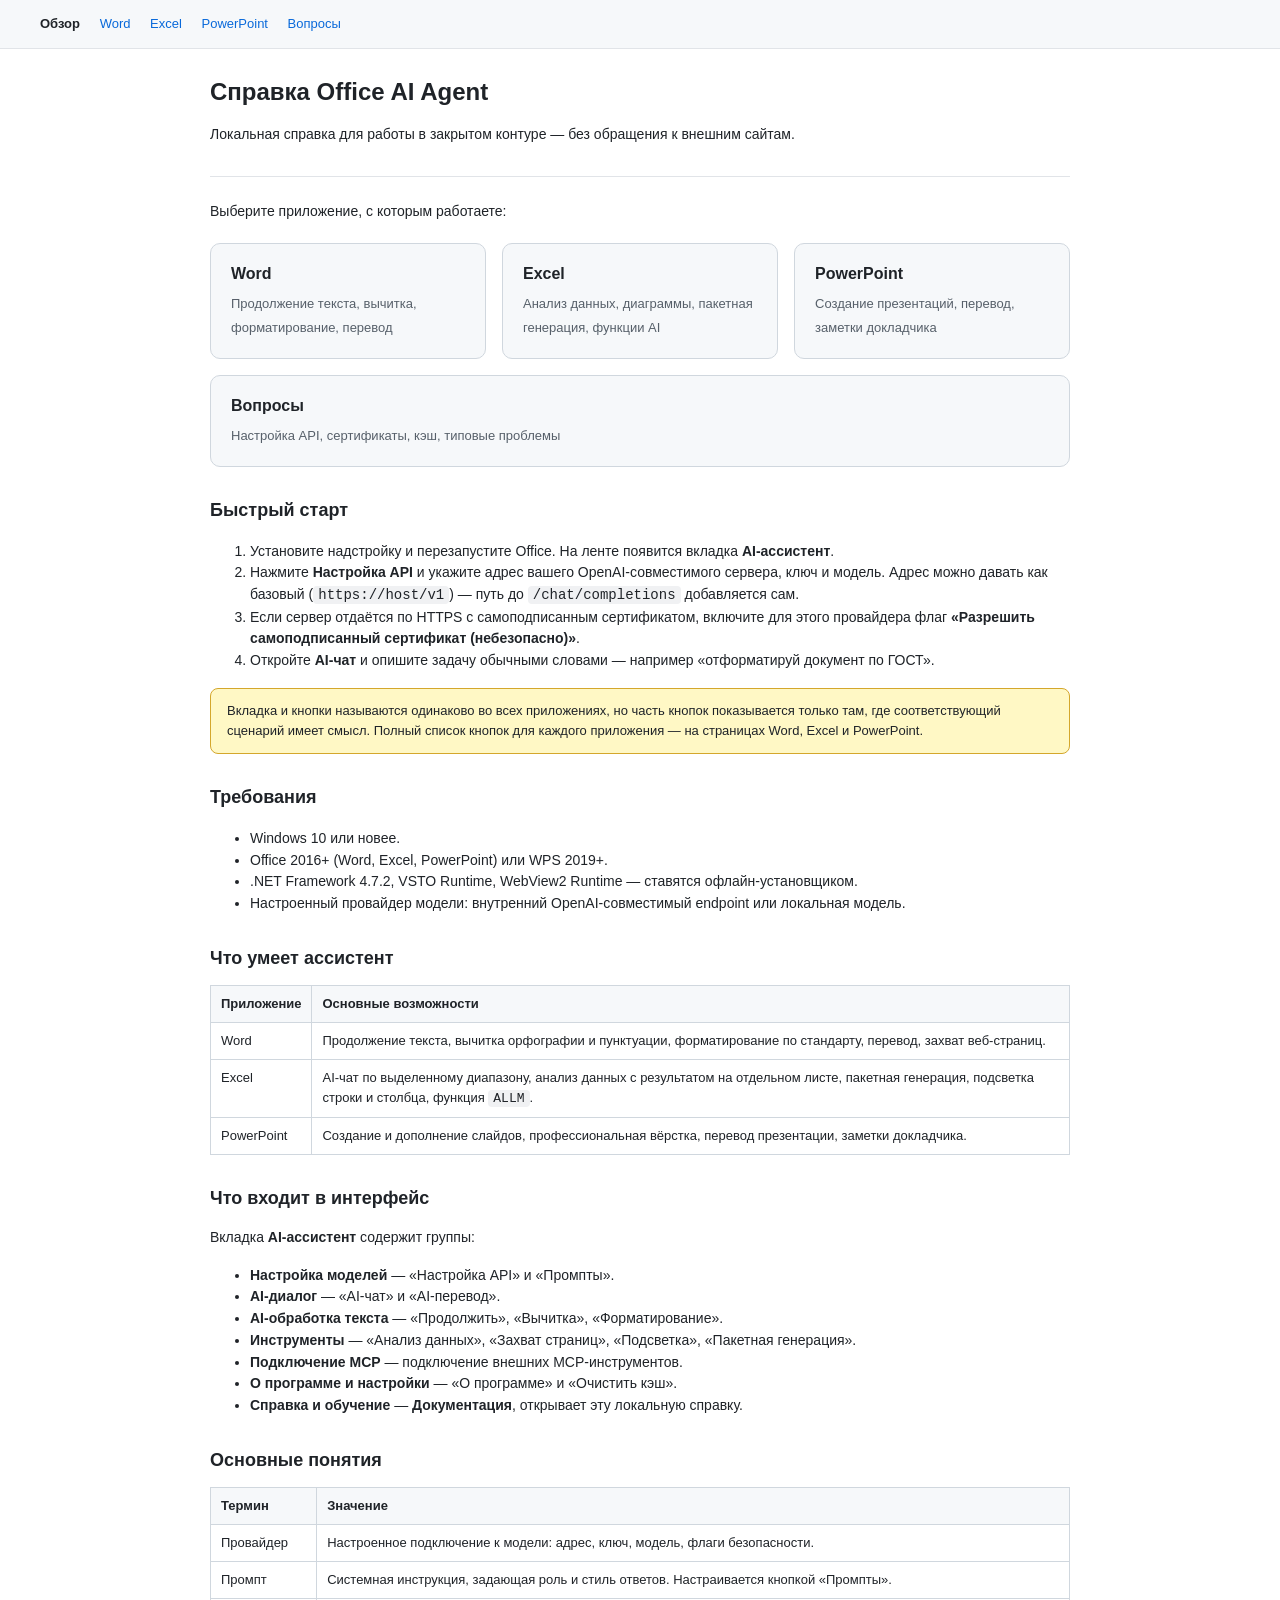
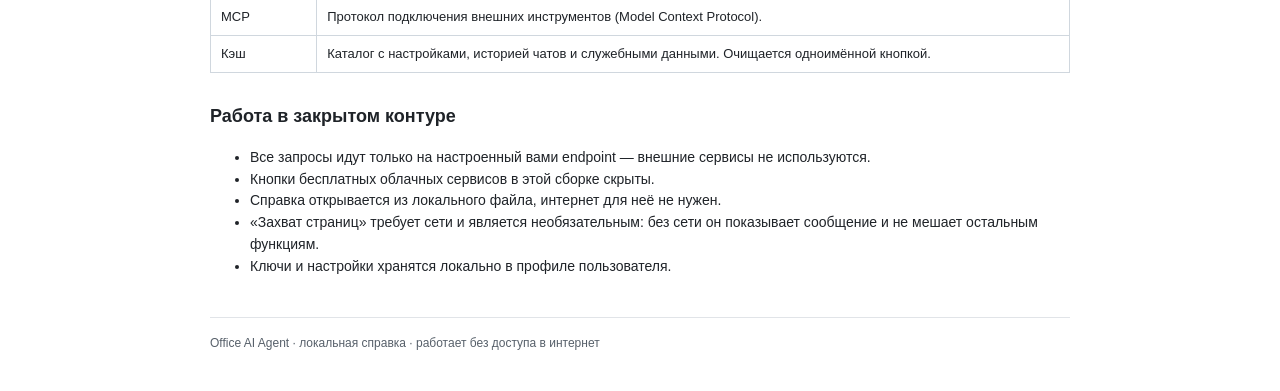
<file: ShareRibbon/Resources/help/ru/index.html>
<!DOCTYPE html>
<html lang="ru">
<head>
<meta charset="utf-8">
<meta name="viewport" content="width=device-width, initial-scale=1">
<title>Справка Office AI Agent</title>
<style>
  :root { color-scheme: light dark; }
  body { font-family: "Segoe UI", Arial, sans-serif; margin: 0; padding: 0 0 40px; line-height: 1.55; color: #1f2328; background: #ffffff; }
  .wrap { max-width: 860px; margin: 0 auto; padding: 0 40px; }
  nav { border-bottom: 1px solid #e1e4e8; padding: 14px 40px; font-size: 13px; background: #f6f8fa; }
  nav a { color: #0969da; text-decoration: none; margin-right: 16px; }
  nav a:hover { text-decoration: underline; }
  nav a.active { color: #1f2328; font-weight: 600; }
  header { border-bottom: 1px solid #e1e4e8; padding: 24px 0 16px; margin-bottom: 24px; }
  h1 { font-size: 24px; margin: 0 0 6px; }
  h2 { font-size: 18px; margin: 30px 0 10px; }
  h3 { font-size: 15px; margin: 20px 0 6px; }
  p, li, td, th { font-size: 14px; }
  .apps { display: flex; gap: 16px; flex-wrap: wrap; margin: 20px 0 8px; }
  .apps a { flex: 1 1 180px; display: block; padding: 18px 20px; border: 1px solid #d0d7de; border-radius: 10px; text-decoration: none; color: inherit; background: #f6f8fa; }
  .apps a:hover { border-color: #0969da; }
  .apps strong { display: block; font-size: 16px; margin-bottom: 4px; }
  .apps span { font-size: 13px; color: #57606a; }
  table { border-collapse: collapse; width: 100%; margin: 12px 0; }
  th, td { border: 1px solid #d0d7de; padding: 8px 10px; font-size: 13px; text-align: left; vertical-align: top; }
  th { background: #f6f8fa; }
  .note { background: #fff8c5; border: 1px solid #d4a72c; border-radius: 8px; padding: 12px 16px; font-size: 13px; }
  code { background: #f0f1f3; padding: 1px 5px; border-radius: 4px; }
  footer { margin-top: 40px; padding-top: 16px; border-top: 1px solid #e1e4e8; font-size: 12px; color: #57606a; }
  @media (prefers-color-scheme: dark) {
    body { color: #e6edf3; background: #0d1117; }
    nav { background: #161b22; border-color: #30363d; }
    nav a.active { color: #e6edf3; }
    header, footer { border-color: #30363d; }
    .apps a { background: #161b22; border-color: #30363d; }
    .apps span, footer { color: #8b949e; }
    th, td { border-color: #30363d; }
    th { background: #161b22; }
    .note { background: #3a2d00; border-color: #9e6a03; color: #f0e6c0; }
    code { background: #21262d; }
  }
</style>
</head>
<body>
<nav>
  <a class="active" href="index.html">Обзор</a>
  <a href="word.html">Word</a>
  <a href="excel.html">Excel</a>
  <a href="ppt.html">PowerPoint</a>
  <a href="faq.html">Вопросы</a>
</nav>
<div class="wrap">
<header>
  <h1>Справка Office AI Agent</h1>
  <p>Локальная справка для работы в закрытом контуре — без обращения к внешним сайтам.</p>
</header>

<p>Выберите приложение, с которым работаете:</p>
<div class="apps">
  <a href="word.html"><strong>Word</strong><span>Продолжение текста, вычитка, форматирование, перевод</span></a>
  <a href="excel.html"><strong>Excel</strong><span>Анализ данных, диаграммы, пакетная генерация, функции AI</span></a>
  <a href="ppt.html"><strong>PowerPoint</strong><span>Создание презентаций, перевод, заметки докладчика</span></a>
  <a href="faq.html"><strong>Вопросы</strong><span>Настройка API, сертификаты, кэш, типовые проблемы</span></a>
</div>

<h2>Быстрый старт</h2>
<ol>
  <li>Установите надстройку и перезапустите Office. На ленте появится вкладка <strong>AI-ассистент</strong>.</li>
  <li>Нажмите <strong>Настройка API</strong> и укажите адрес вашего OpenAI-совместимого сервера, ключ и модель. Адрес можно давать как базовый (<code>https://host/v1</code>) — путь до <code>/chat/completions</code> добавляется сам.</li>
  <li>Если сервер отдаётся по HTTPS с самоподписанным сертификатом, включите для этого провайдера флаг <strong>«Разрешить самоподписанный сертификат (небезопасно)»</strong>.</li>
  <li>Откройте <strong>AI-чат</strong> и опишите задачу обычными словами — например «отформатируй документ по ГОСТ».</li>
</ol>

<div class="note">
  Вкладка и кнопки называются одинаково во всех приложениях, но часть кнопок показывается только там,
  где соответствующий сценарий имеет смысл. Полный список кнопок для каждого приложения — на страницах
  Word, Excel и PowerPoint.
</div>

<h2>Требования</h2>
<ul>
  <li>Windows 10 или новее.</li>
  <li>Office 2016+ (Word, Excel, PowerPoint) или WPS 2019+.</li>
  <li>.NET Framework 4.7.2, VSTO Runtime, WebView2 Runtime — ставятся офлайн-установщиком.</li>
  <li>Настроенный провайдер модели: внутренний OpenAI-совместимый endpoint или локальная модель.</li>
</ul>

<h2>Что умеет ассистент</h2>
<table>
  <tr><th>Приложение</th><th>Основные возможности</th></tr>
  <tr><td>Word</td><td>Продолжение текста, вычитка орфографии и пунктуации, форматирование по стандарту, перевод, захват веб-страниц.</td></tr>
  <tr><td>Excel</td><td>AI-чат по выделенному диапазону, анализ данных с результатом на отдельном листе, пакетная генерация, подсветка строки и столбца, функция <code>ALLM</code>.</td></tr>
  <tr><td>PowerPoint</td><td>Создание и дополнение слайдов, профессиональная вёрстка, перевод презентации, заметки докладчика.</td></tr>
</table>

<h2>Что входит в интерфейс</h2>
<p>Вкладка <strong>AI-ассистент</strong> содержит группы:</p>
<ul>
  <li><strong>Настройка моделей</strong> — «Настройка API» и «Промпты».</li>
  <li><strong>AI-диалог</strong> — «AI-чат» и «AI-перевод».</li>
  <li><strong>AI-обработка текста</strong> — «Продолжить», «Вычитка», «Форматирование».</li>
  <li><strong>Инструменты</strong> — «Анализ данных», «Захват страниц», «Подсветка», «Пакетная генерация».</li>
  <li><strong>Подключение MCP</strong> — подключение внешних MCP-инструментов.</li>
  <li><strong>О программе и настройки</strong> — «О программе» и «Очистить кэш».</li>
  <li><strong>Справка и обучение</strong> — <strong>Документация</strong>, открывает эту локальную справку.</li>
</ul>

<h2>Основные понятия</h2>
<table>
  <tr><th>Термин</th><th>Значение</th></tr>
  <tr><td>Провайдер</td><td>Настроенное подключение к модели: адрес, ключ, модель, флаги безопасности.</td></tr>
  <tr><td>Промпт</td><td>Системная инструкция, задающая роль и стиль ответов. Настраивается кнопкой «Промпты».</td></tr>
  <tr><td>MCP</td><td>Протокол подключения внешних инструментов (Model Context Protocol).</td></tr>
  <tr><td>Кэш</td><td>Каталог с настройками, историей чатов и служебными данными. Очищается одноимённой кнопкой.</td></tr>
</table>

<h2>Работа в закрытом контуре</h2>
<ul>
  <li>Все запросы идут только на настроенный вами endpoint — внешние сервисы не используются.</li>
  <li>Кнопки бесплатных облачных сервисов в этой сборке скрыты.</li>
  <li>Справка открывается из локального файла, интернет для неё не нужен.</li>
  <li>«Захват страниц» требует сети и является необязательным: без сети он показывает сообщение и не мешает остальным функциям.</li>
  <li>Ключи и настройки хранятся локально в профиле пользователя.</li>
</ul>

<footer>Office AI Agent · локальная справка · работает без доступа в интернет</footer>
</div>
</body>
</html>
</file>
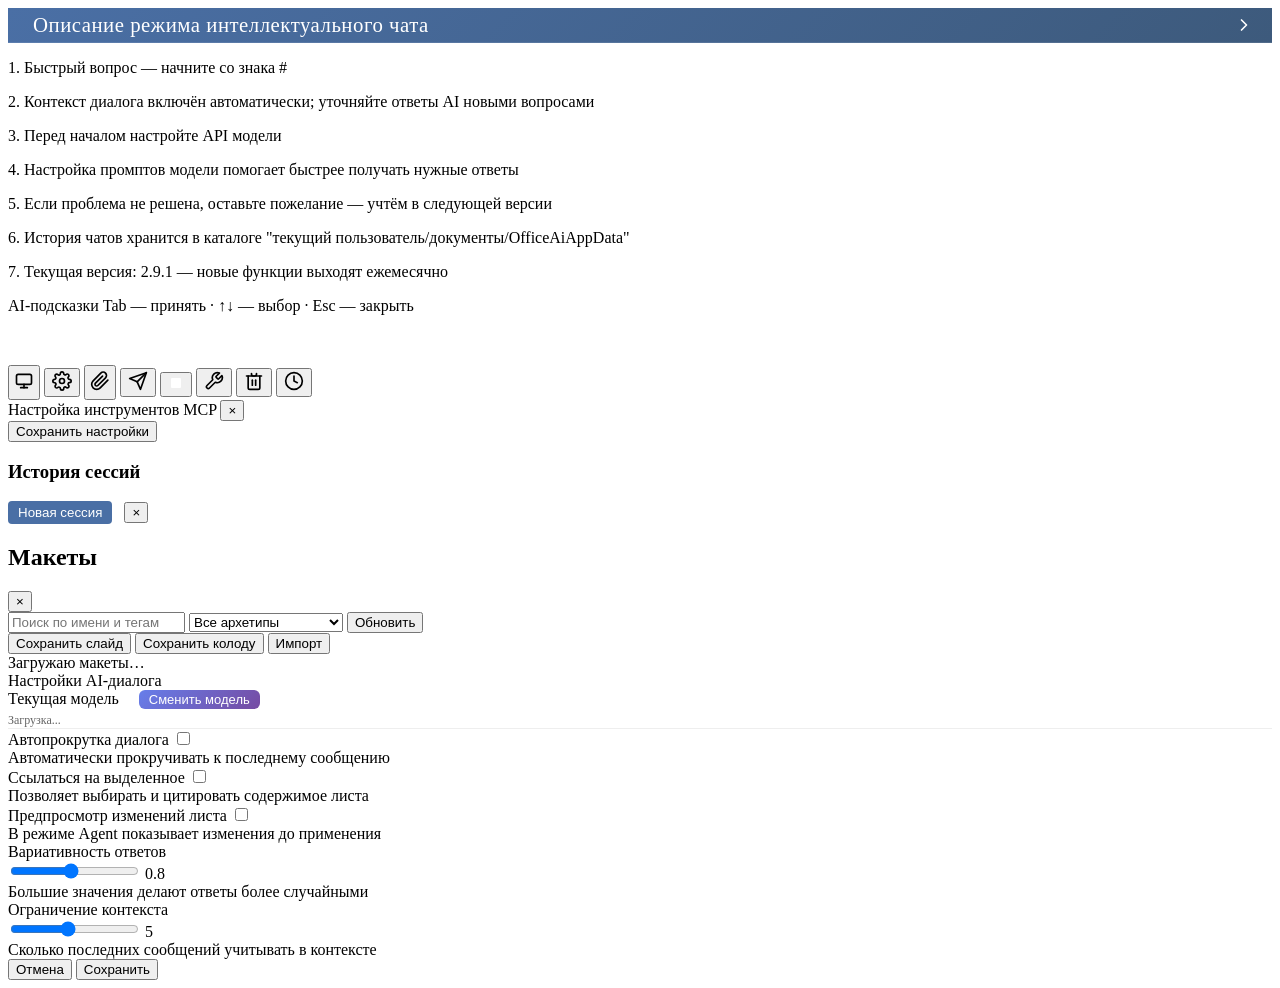
<file: ShareRibbon/Resources/chat-template-refactored.html>
﻿<!DOCTYPE html>
<html lang="ru">
<head>
    <meta charset="UTF-8">
    <meta name="viewport" content="width=device-width, initial-scale=1.0">
    <title>AI Чат</title>
    <!-- Third-party libraries - using virtual host officeai.local -->
    <script src="http://officeai.local/js/marked.min.js"></script>
    <script src="http://officeai.local/js/highlight.min.js"></script>
    <script src="http://officeai.local/js/vbscript.min.js"></script>
    <link rel="stylesheet" href="http://officeai.local/css/github.min.css">
    <!-- Custom styles -->
    <link rel="stylesheet" href="http://officeai.local/css/styles.css">
    <link rel="stylesheet" href="http://officeai.local/css/templates.css">
</head>
<body>
    <div id="case-container">
        <div id="case-header" style="position:relative; background: linear-gradient(135deg, #4a6fa5 0%, #3d5a7c 100%); padding: 5px 25px; color: white; border-bottom: 1px solid rgba(255,255,255,0.1); cursor:pointer;">
            <h3 style="margin:0; font-size:1.3em; font-weight:400; letter-spacing:0.5px;">Описание режима интеллектуального чата</h3>
            <!-- 等待动画提示 -->
            <div id="loading-indicator" style="display:none; position:absolute; right:50px; top:50%; transform:translateY(-50%); align-items:center; gap:6px;">
                <div class="loading-spinner" style="width:16px; height:16px; border:2px solid rgba(255,255,255,0.3); border-top-color:#fff; border-radius:50%; animation:spin 0.8s linear infinite;"></div>
                <span style="font-size:12px; color:rgba(255,255,255,0.9);">AI думает...</span>
            </div>
            <style>
                @keyframes spin {
                    to {
                        transform: rotate(360deg);
                    }
                }
            </style>
            <span id="case-toggle-arrow" style="position:absolute; right:18px; top:50%; transform:translateY(-50%) rotate(-90deg); display:flex; align-items:center; transition:transform 0.2s;">
                <svg width="20" height="20" viewBox="0 0 24 24" fill="none"
                     stroke="#fff" stroke-width="2" stroke-linecap="round" stroke-linejoin="round">
                    <polyline points="6 9 12 15 18 9"></polyline>
                </svg>
            </span>
        </div>
        <div id="case-content" class="collapsed">
            <div id="case-info">
                <p>1. Быстрый вопрос — начните со знака #</p>
                <p>2. Контекст диалога включён автоматически; уточняйте ответы AI новыми вопросами</p>
                <p>3. Перед началом настройте API модели</p>
                <p>4. Настройка промптов модели помогает быстрее получать нужные ответы</p>
                <p>5. Если проблема не решена, оставьте пожелание — учтём в следующей версии</p>
                <p>6. История чатов хранится в каталоге "текущий пользователь/документы/OfficeAiAppData"</p>
                <p>7. Текущая версия: <span id="version">2.9.1</span> — новые функции выходят ежемесячно</p>
            </div>
        </div>
    </div>

    <div id="chat-container">
        <!-- message content list -->
    </div>

    <!-- 排版模板选择模式容器 -->
    <div id="reformat-template-mode" style="display:none;">
        <!-- 模式标题栏 -->
        <div class="template-mode-header">
            <div class="template-mode-title">
                <svg viewBox="0 0 24 24" width="24" height="24"><path fill="currentColor" d="M14 2H6c-1.1 0-1.99.9-1.99 2L4 20c0 1.1.89 2 1.99 2H18c1.1 0 2-.9 2-2V8l-6-6zm2 16H8v-2h8v2zm0-4H8v-2h8v2zm-3-5V3.5L18.5 9H13z" /></svg>
                <span id="resource-mode-title">Выбор ресурса оформления</span>
            </div>
            <div class="template-mode-actions">
                <!-- <button class="template-action-btn small-btn" onclick="createNewTemplate()" id="btn-new-template" title="新建排版模板">
                    <svg viewBox="0 0 24 24" width="14" height="14"><path fill="currentColor" d="M19 13h-6v6h-2v-6H5v-2h6V5h2v6h6v2z"/></svg>
                    新建
                </button> -->
                <button class="template-action-btn small-btn" onclick="saveCurrentDocumentAsTemplate()" id="btn-save-resource" title="Сохранить содержимое документа слева как шаблон оформления">
                    <svg viewBox="0 0 24 24" width="14" height="14"><path fill="currentColor" d="M17 3H5c-1.11 0-2 .9-2 2v14c0 1.1.89 2 2 2h14c1.1 0 2-.9 2-2V7l-4-4zm-5 16c-1.66 0-3-1.34-3-3s1.34-3 3-3 3 1.34 3 3-1.34 3-3 3zm3-10H5V5h10v4z" /></svg>
                    Сохранить
                </button>
                <button class="template-action-btn small-btn" onclick="importTemplate()" id="btn-import-resource" title="Импортировать шаблон оформления из файла">
                    <svg viewBox="0 0 24 24" width="14" height="14"><path fill="currentColor" d="M9 16h6v-6h4l-7-7-7 7h4zm-4 2h14v2H5z" /></svg>
                    Импорт
                </button>
                <button id="manage-templates-btn" class="template-action-btn small-btn manage-btn" onclick="toggleManageMode()">
                    <svg viewBox="0 0 24 24" width="14" height="14"><path fill="currentColor" d="M19.14 12.94c.04-.31.06-.63.06-.94 0-.31-.02-.63-.06-.94l2.03-1.58c.18-.14.23-.41.12-.61l-1.92-3.32c-.12-.22-.37-.29-.59-.22l-2.39.96c-.5-.38-1.03-.7-1.62-.94l-.36-2.54c-.04-.24-.24-.41-.48-.41h-3.84c-.24 0-.43.17-.47.41l-.36 2.54c-.59.24-1.13.57-1.62.94l-2.39-.96c-.22-.08-.47 0-.59.22L2.74 8.87c-.12.21-.08.47.12.61l2.03 1.58c-.04.31-.06.63-.06.94s.02.63.06.94l-2.03 1.58c-.18.14-.23.41-.12.61l1.92 3.32c.12.22.37.29.59.22l2.39-.96c.5.38 1.03.7 1.62.94l.36 2.54c.05.24.24.41.48.41h3.84c.24 0 .44-.17.47-.41l.36-2.54c.59-.24 1.13-.56 1.62-.94l2.39.96c.22.08.47 0 .59-.22l1.92-3.32c.12-.22.07-.47-.12-.61l-2.01-1.58zM12 15.6c-1.98 0-3.6-1.62-3.6-3.6s1.62-3.6 3.6-3.6 3.6 1.62 3.6 3.6-1.62 3.6-3.6 3.6z" /></svg>
                    Управление
                </button>
                <button id="exit-template-mode-btn" class="template-header-btn exit-btn">Выход</button>
            </div>
        </div>

        <!-- 资源类型Tab切换 -->
        <div class="resource-type-tabs">
            <button class="resource-tab active" data-type="template" onclick="switchResourceTab('template')">
                <svg viewBox="0 0 24 24" width="14" height="14"><path fill="currentColor" d="M14 2H6c-1.1 0-1.99.9-1.99 2L4 20c0 1.1.89 2 1.99 2H18c1.1 0 2-.9 2-2V8l-6-6zm2 16H8v-2h8v2zm0-4H8v-2h8v2zm-3-5V3.5L18.5 9H13z" /></svg>
                Оформление по шаблону
            </button>
            <button class="resource-tab" data-type="styleguide" onclick="switchResourceTab('styleguide')">
                <svg viewBox="0 0 24 24" width="14" height="14"><path fill="currentColor" d="M18 2H6c-1.1 0-2 .9-2 2v16c0 1.1.9 2 2 2h12c1.1 0 2-.9 2-2V4c0-1.1-.9-2-2-2zM6 4h5v8l-2.5-1.5L6 12V4z" /></svg>
                Оформление по стандарту
            </button>
        </div>

        <!-- 模板列表（网格布局） -->
        <div id="template-list-container" class="template-list-container">
            <div id="template-cards-wrapper" class="template-cards-wrapper">
                <!-- 模板卡片将在此处动态生成 -->
            </div>
        </div>
    </div>

    <!-- Диалог предпросмотра шаблона -->
    <div id="template-preview-dialog" class="template-preview-overlay" style="display:none;">
        <div class="template-preview-dialog">
            <div class="template-preview-header">
                <span>Предпросмотр шаблона</span>
                <button id="close-template-preview-btn" class="template-preview-close-btn" onclick="closeTemplatePreview()">&times;</button>
            </div>
            <div id="template-preview-content" class="template-preview-content">
                <!-- 预览内容将在此处动态生成 -->
            </div>
            <div class="template-preview-footer">
                <button id="preview-template-in-word-btn" class="template-preview-btn secondary">Просмотр в Word</button>
                <button id="use-template-from-preview-btn" class="template-preview-btn primary">Использовать шаблон</button>
            </div>
        </div>
    </div>

    <!-- Диалог предпросмотра стандарта -->
    <div id="styleguide-preview-dialog" class="styleguide-preview-overlay" style="display:none;">
        <div class="styleguide-preview-dialog" data-mode="view">
            <div class="styleguide-preview-header">
                <span id="styleguide-preview-title">Предпросмотр стандарта</span>
                <button class="styleguide-preview-close-btn" onclick="closeStyleGuidePreview()">&times;</button>
            </div>
            <div id="styleguide-preview-content" class="styleguide-preview-content">
                <!-- Markdown渲染内容（预览模式） -->
            </div>
            <div id="styleguide-editor-container" class="styleguide-editor-container" style="display:none;">
                <div class="styleguide-editor-pane">
                    <label class="styleguide-editor-label">Исходный код Markdown</label>
                    <textarea id="styleguide-editor-input" class="styleguide-editor-textarea"></textarea>
                </div>
                <div class="styleguide-editor-pane">
                    <label class="styleguide-editor-label">Предпросмотр</label>
                    <div id="styleguide-editor-preview" class="styleguide-preview-content styleguide-editor-preview-area"></div>
                </div>
            </div>
            <div class="styleguide-preview-footer">
                <button id="styleguide-edit-btn" class="styleguide-preview-btn secondary" onclick="enterStyleGuideEditMode()">Редактировать</button>
                <button class="styleguide-preview-btn secondary" onclick="closeStyleGuidePreview()">Закрыть</button>
                <button id="styleguide-use-btn" class="styleguide-preview-btn primary" onclick="useStyleGuideFromPreview()">Использовать стандарт</button>
                <button id="styleguide-save-btn" class="styleguide-preview-btn primary" onclick="saveStyleGuideEdit()" style="display:none;">Сохранить</button>
                <button id="styleguide-cancel-edit-btn" class="styleguide-preview-btn secondary" onclick="cancelStyleGuideEditMode()" style="display:none;">Отмена редактирования</button>
            </div>
        </div>
    </div>

    <!-- message chat input bottom -->
    <div id="chat-bottom-bar">

        <!-- message input -->
        <div id="chat-input-card">
            <div id="chat-input-inner">
                <!-- 合并后的引用区域 -->
                <div id="references-wrapper" style="display:none;">
                    <span id="references-title" class="reference-section-title">Ссылки:</span>
                    <div id="reference-chips-list" class="reference-chips-container">
                        <!-- 所有引用项（工作表内容和文件）将在此处动态添加 -->
                    </div>
                </div>

                <div id="prompt-suggestions" style="display: none;">
                    <!-- 提示词项将在此处动态添加 -->
                </div>

                <!-- 自动补全下拉列表 -->
                <div id="autocomplete-dropdown" class="autocomplete-dropdown hidden">
                    <div class="autocomplete-header">
                        <span>AI-подсказки</span>
                        <span class="autocomplete-hint">Tab — принять · ↑↓ — выбор · Esc — закрыть</span>
                    </div>
                    <ul id="autocomplete-list"></ul>
                </div>

                <!-- 智能输入框容器 -->
                <div class="smart-input-container">
                    <div id="smart-input" contenteditable="true" class="smart-input"
                         data-placeholder="Введите вопрос... Enter — отправить, Tab — принять подсказку"></div>
                    <span id="ghost-text" class="ghost-text"></span>
                </div>
                <!-- Скрытая textarea для совместимости с текущей логикой отправки -->
                <textarea id="chat-input" style="display:none;" placeholder="Введите ваш вопрос..." rows="2"></textarea>
                <div id="chat-input-actions">

                    <button id="templates-button" title="Макеты" style="padding: 4px;">
                        <svg xmlns="http://www.w3.org/2000/svg" width="20" height="20" viewBox="0 0 24 24" fill="none" stroke="currentColor" stroke-width="2" stroke-linecap="round" stroke-linejoin="round">
                            <rect x="3" y="4" width="18" height="12" rx="2"></rect>
                            <line x1="8" y1="20" x2="16" y2="20"></line>
                            <line x1="12" y1="16" x2="12" y2="20"></line>
                        </svg>
                    </button>

                    <button id="settings-button" title="Настройки" onclick="settingsButton()">
                        <svg xmlns="http://www.w3.org/2000/svg" width="20" height="20" viewBox="0 0 24 24" fill="none" stroke="currentColor" stroke-width="2" stroke-linecap="round" stroke-linejoin="round">
                            <circle cx="12" cy="12" r="3"></circle>
                            <path d="M19.4 15a1.65 1.65 0 0 0 .33 1.82l.06.06a2 2 0 0 1 0 2.83 2 2 0 0 1-2.83 0l-.06-.06a1.65 1.65 0 0 0-1.82-.33 1.65 1.65 0 0 0-1 1.51V21a2 2 0 0 1-2 2 2 2 0 0 1-2-2v-.09A1.65 1.65 0 0 0 9 19.4a1.65 1.65 0 0 0-1.82.33l-.06.06a2 2 0 0 1-2.83 0 2 2 0 0 1 0-2.83l.06-.06a1.65 1.65 0 0 0 .33-1.82 1.65 1.65 0 0 0-1.51-1H3a2 2 0 0 1-2-2 2 2 0 0 1 2-2h.09A1.65 1.65 0 0 0 4.6 9a1.65 1.65 0 0 0-.33-1.82l-.06-.06a2 2 0 0 1 0-2.83 2 2 0 0 1 2.83 0l.06.06a1.65 1.65 0 0 0 1.82.33H9a1.65 1.65 0 0 0 1-1.51V3a2 2 0 0 1 2-2 2 2 0 0 1 2 2v.09a1.65 1.65 0 0 0 1 1.51 1.65 1.65 0 0 0 1.82-.33l.06-.06a2 2 0 0 1 2.83 0 2 2 0 0 1 0 2.83l-.06.06a1.65 1.65 0 0 0-.33 1.82V9a1.65 1.65 0 0 0 1.51 1H21a2 2 0 0 1 2 2 2 2 0 0 1-2 2h-.09a1.65 1.65 0 0 0-1.51 1z"></path>
                        </svg>
                    </button>

                    <!-- 新增：附件按钮 -->
                    <button id="attach-file-button" title="Добавить вложение" style="padding: 4px;">
                        <svg xmlns="http://www.w3.org/2000/svg" width="20" height="20" viewBox="0 0 24 24" fill="none" stroke="currentColor" stroke-width="2" stroke-linecap="round" stroke-linejoin="round">
                            <path d="M21.44 11.05l-9.19 9.19a6 6 0 0 1-8.49-8.49l9.19-9.19a4 4 0 0 1 5.66 5.66l-9.2 9.19a2 2 0 0 1-2.83-2.83l8.49-8.48"></path>
                        </svg>
                    </button>
                    <input type="file" id="file-input" multiple style="display: none;" accept=".xls,.xlsx,.xlsm,.xlsb,.csv,.doc,.docx,.ppt,.pptx">

                    <!-- Кнопка AI-продолжения (скрыта по умолчанию, активируется из Ribbon) -->
                    <button id="continuation-button" title="AI-продолжение" onclick="triggerContinuation(false)" style="padding: 4px; display: none;">
                        <svg xmlns="http://www.w3.org/2000/svg" width="20" height="20" viewBox="0 0 24 24" fill="none" stroke="currentColor" stroke-width="2" stroke-linecap="round" stroke-linejoin="round">
                            <path d="M11 4H4a2 2 0 0 0-2 2v14a2 2 0 0 0 2 2h14a2 2 0 0 0 2-2v-7"></path>
                            <path d="M18.5 2.5a2.121 2.121 0 0 1 3 3L12 15l-4 1 1-4 9.5-9.5z"></path>
                        </svg>
                    </button>

                    <button id="send-button" title="Отправить">
                        <svg xmlns="http://www.w3.org/2000/svg" viewBox="0 0 24 24" fill="none" stroke="currentColor" stroke-width="2" stroke-linecap="round" stroke-linejoin="round" style="width: 20px; height: 20px;">
                            <line x1="22" y1="2" x2="11" y2="13"></line>
                            <polygon points="22 2 15 22 11 13 2 9 22 2"></polygon>
                        </svg>
                    </button>

                    <!-- Отмена отправляемого сообщения -->
                    <button id="stop-button" title="Отмена" onclick="stopButton()">
                        <svg xmlns="http://www.w3.org/2000/svg" width="16" height="16" viewBox="0 0 16 16">
                            <rect x="3" y="3" width="10" height="10" fill="white" rx="1"></rect>
                        </svg>
                    </button>

                    <!-- MCP 按钮 -->
                    <button id="mcp-toggle-btn" title="Настроить инструменты MCP">
                        <svg xmlns="http://www.w3.org/2000/svg" width="20" height="20" viewBox="0 0 24 24" fill="none" stroke="currentColor" stroke-width="2" stroke-linecap="round" stroke-linejoin="round">
                            <path d="M14.7 6.3a1 1 0 0 0 0 1.4l1.6 1.6a1 1 0 0 0 1.4 0l3.77-3.77a6 6 0 0 1-7.94 7.94l-6.91 6.91a2.12 2.12 0 0 1-3-3l6.91-6.91a6 6 0 0 1 7.94-7.94l-3.76 3.76z"></path>
                        </svg>
                    </button>

                    <button id="clear-context-btn" title="Очистить память или историю">
                        <svg xmlns="http://www.w3.org/2000/svg" width="20" height="20" viewBox="0 0 24 24" fill="none" stroke="currentColor" stroke-width="2" stroke-linecap="round" stroke-linejoin="round">
                            <path d="M3 6h18"></path>
                            <path d="M19 6v14a2 2 0 0 1-2 2H7a2 2 0 0 1-2-2V6"></path>
                            <path d="M10 11v6"></path>
                            <path d="M14 11v6"></path>
                            <path d="M9 3V4a2 2 0 0 0 2 2h2a2 2 0 0 0 2-2V3"></path>
                        </svg>
                    </button>

                    <!-- Кнопка истории размещена после кнопки отмены -->
                    <button id="history-toggle-btn" title="История чатов">
                        <svg xmlns="http://www.w3.org/2000/svg" width="20" height="20" viewBox="0 0 24 24" fill="none" stroke="currentColor" stroke-width="2" stroke-linecap="round" stroke-linejoin="round">
                            <circle cx="12" cy="12" r="10"></circle>
                            <polyline points="12,6 12,12 16,14"></polyline>
                        </svg>
                    </button>

                </div>
            </div>
        </div>
    </div>

    <!-- MCP 配置弹窗 -->
    <div id="mcp-dialog">
        <div class="mcp-dialog-header">
            <span class="mcp-dialog-title">Настройка инструментов MCP</span>
            <button class="mcp-close-btn" id="mcp-close-btn">&times;</button>
        </div>
        <div id="mcp-list" class="mcp-list">
            <!-- MCP列表将在这里动态生成 -->
        </div>
        <div class="mcp-dialog-footer">
            <button class="mcp-save-btn" id="mcp-save-btn">Сохранить настройки</button>
        </div>
    </div>

    <!-- MCP弹窗遮罩 -->
    <div class="overlay" id="mcp-overlay"></div>

    <!-- 历史记录侧边栏 -->
    <div id="history-sidebar" class="sidebar-hidden">
        <div class="sidebar-header">
            <h3>История сессий</h3>
            <button id="new-session-btn" type="button" title="Новая сессия" style="margin-right:8px; padding:4px 10px; background:#4a6fa5; color:white; border:none; border-radius:4px; cursor:pointer;">Новая сессия</button>
            <button id="close-sidebar-btn" title="Закрыть">×</button>
        </div>
        <div class="sidebar-content">
            <div id="history-list">
                <!-- 会话列表将在这里动态加载 -->
            </div>
        </div>
    </div>

    <!-- 遮罩层 -->
    <div id="sidebar-overlay" class="overlay-hidden"></div>

    <!-- Диалог добавления настроек -->
    <div class="templates-overlay" id="templates-overlay"></div>
    <aside class="templates-drawer" id="templates-drawer" aria-label="Макеты слайдов">
        <div class="templates-header">
            <h2>Макеты</h2>
            <button class="templates-close" id="templates-close" title="Закрыть">×</button>
        </div>
        <div class="templates-toolbar">
            <input id="templates-search" type="search" placeholder="Поиск по имени и тегам">
            <select id="templates-archetype">
                <option value="">Все архетипы</option>
                <option value="cover">Титул</option>
                <option value="section">Раздел</option>
                <option value="bullets">Тезисы</option>
                <option value="two-column">Две колонки</option>
                <option value="chart">Диаграмма</option>
                <option value="table">Таблица</option>
                <option value="kpi">KPI</option>
                <option value="image-text">Изображение + текст</option>
                <option value="quote">Цитата</option>
                <option value="closing">Финальный</option>
            </select>
            <button class="templates-btn" id="templates-refresh">Обновить</button>
        </div>
        <div class="templates-actions">
            <button class="templates-btn" id="templates-save-slide">Сохранить слайд</button>
            <button class="templates-btn" id="templates-save-deck">Сохранить колоду</button>
            <button class="templates-btn" id="templates-import">Импорт</button>
        </div>
        <div class="templates-body">
            <div class="templates-form" id="template-form" style="display: none;"></div>
            <div class="templates-grid" id="templates-grid"></div>
            <div class="templates-empty" id="templates-empty">Загружаю макеты…</div>
        </div>
    </aside>
    <div class="templates-toast" id="templates-toast"></div>

    <div class="overlay" id="settings-overlay"></div>
    <div class="settings-dialog" id="settings-dialog">
        <div class="settings-title">Настройки AI-диалога</div>

        <!-- 模型切换 -->
        <div class="setting-item" style="border-bottom: 1px solid #eee;">
            <div style="display: flex; justify-content: space-between; align-items: center;">
                <div>
                    <label class="setting-label" style="float:left;">Текущая модель</label>
                    <button onclick="openModelConfig()" style="background: linear-gradient(135deg, #667eea 0%, #764ba2 100%); color: white; border: none; padding: 2px 10px;margin-left:20px; border-radius: 6px; cursor: pointer; font-size: 13px;">
                        Сменить модель
                    </button>
                    <div id="current-model-display" style="font-size: 12px; color: #666; margin-top: 4px;">Загрузка...</div>
                </div>
            </div>
        </div>

        <div class="setting-item checkbox-item">
            <div>
                <label class="setting-label">Автопрокрутка диалога</label>
                <input type="checkbox" id="settings-scroll-checked">
            </div>
            <div class="setting-tip">Автоматически прокручивать к последнему сообщению</div>
        </div>

        <div class="setting-item checkbox-item">
            <div>
                <label class="setting-label">Ссылаться на выделенное</label>
                <input type="checkbox" id="settings-selected-cell">
            </div>
            <div class="setting-tip">Позволяет выбирать и цитировать содержимое листа</div>
        </div>

        <div class="setting-item checkbox-item">
            <div>
                <label class="setting-label">Предпросмотр изменений листа</label>
                <input type="checkbox" id="settings-executecode-preview">
            </div>
            <div class="setting-tip">В режиме Agent показывает изменения до применения</div>
        </div>

        <!-- Настройки автодополнения перенесены в кнопку "Автодополнение" группы "Настройка модели" на Ribbon -->
        <div class="setting-item checkbox-item" style="display:none;">
            <div>
                <label class="setting-label">Умное автодополнение AI</label>
                <input type="checkbox" id="settings-autocomplete-enable">
            </div>
            <div class="setting-tip">AI распознаёт намерение и предлагает дополнения при вводе</div>
        </div>

        <!-- Настройки горячей клавиши автодополнения перенесены в кнопку "Автодополнение" группы "Настройка модели" на Ribbon -->
        <div class="setting-item" style="display:none;">
            <label class="setting-label">Горячая клавиша дополнения</label>
            <select id="settings-autocomplete-shortcut" style="padding: 4px 8px; border-radius: 4px; border: 1px solid #ccc;">
                <option value="Ctrl+.">Ctrl + .</option>
                <option value="Alt+/">Alt + /</option>
                <option value="Ctrl+Enter">Ctrl + Enter</option>
                <option value="Alt+Enter">Alt + Enter</option>
            </select>
            <div class="setting-tip">Выберите сочетание клавиш для принятия подсказки</div>
        </div>

        <div class="setting-item">
            <label class="setting-label">Вариативность ответов</label>
            <div class="slider-container">
                <input type="range" class="slider" id="topic-randomness" min="0.1" max="1.6" step="0.1" value="0.8">
                <span class="slider-value" id="topic-randomness-value">0.8</span>
            </div>
            <div class="setting-tip">Большие значения делают ответы более случайными</div>
        </div>

        <div class="setting-item">
            <label class="setting-label">Ограничение контекста</label>
            <div class="slider-container">
                <input type="range" class="slider" id="context-limit" min="1" max="10" value="5">
                <span class="slider-value" id="context-limit-value">5</span>
            </div>
            <div class="setting-tip">Сколько последних сообщений учитывать в контексте</div>
        </div>



        <div class="settings-buttons">
            <button class="settings-button cancel-button" id="settings-cancel" onclick="settingsCancel()">Отмена</button>
            <button class="settings-button save-button" id="settings-save" onclick="settingsSave()">Сохранить</button>
        </div>
    </div>



    <!-- 2. 修改弹窗内容为三选一 -->
    <div id="clear-or-delete-actions" style="display:none; position:fixed; bottom:80px; left:50%; transform:translateX(-50%); z-index:999;">
        <div style="background:white; border-radius:8px; box-shadow:0 2px 12px rgba(0,0,0,0.12); padding:18px 18px;">
            <div style="font-size:15px; margin-bottom:16px;">Выберите действие:</div>
            <button id="action-clear-context" style="background: #4a6fa5; color: white; border: none; padding: 5px 5px; border-radius: 6px; margin-right: 10px; margin-bottom: 2px;">Очистить память контекста чата</button>
            <button id="action-delete-chat" style="background: #e9525f; color: white; border: none; padding: 5px 5px; border-radius: 6px; margin-right: 10px; margin-bottom: 2px; ">Удалить историю чатов</button>
            <button id="action-cancel" style="background:#f5f5f5;color:#333;border:none;padding:5px 10px;border-radius:6px;">Я ошибся</button>
        </div>
    </div>

    <!-- 删除聊天 -->
    <div id="delete-chat-actions" style="display:none; position:fixed; bottom:80px; left:50%; transform:translateX(-50%); z-index:999;">
        <button id="confirm-delete-chat" style="background:#e9525f;color:white;border:none;padding:6px 16px;border-radius:6px;margin-right:10px;">Удалить</button>
        <button id="cancel-delete-chat" style="background:#f5f5f5;color:#333;border:none;padding:6px 16px;border-radius:6px;">Отмена</button>
    </div>

    <!-- Custom JavaScript modules (order matters due to dependencies) - using virtual host officeai.local -->
    <script src="http://officeai.local/js/office-ai-bridge.js"></script>
    <script src="http://officeai.local/js/utils.js"></script>
    <script src="http://officeai.local/js/markdown-renderer.js"></script>
    <script src="http://officeai.local/js/core.js"></script>
    <script src="http://officeai.local/js/chat-manager.js"></script>
    <script src="http://officeai.local/js/message-sender.js"></script>
    <script src="http://officeai.local/js/code-handler.js"></script>
    <script src="http://officeai.local/js/settings-manager.js"></script>
    <script src="http://officeai.local/js/mcp-manager.js"></script>
    <script src="http://officeai.local/js/history-manager.js"></script>
    <script src="http://officeai.local/js/revision-manager.js"></script>
    <script src="http://officeai.local/js/autocomplete.js"></script>
    <script src="http://officeai.local/js/agent-protocol.js"></script>
    <script src="http://officeai.local/js/agent-card.js"></script>
    <script src="http://officeai.local/js/model-switcher.js"></script>
    <script src="http://officeai.local/js/reformat-template.js"></script>
    <script src="http://officeai.local/js/reformat-chat.js"></script>
    <script src="http://officeai.local/js/proofread-ui.js"></script>
    <script src="http://officeai.local/js/templates-view.js"></script>
    <script src="http://officeai.local/js/template-editor.js"></script>

    <!-- 工具函数 -->
    <script>
        // Установка текста в поле ввода (вызывается из VB.NET)
        function setInputText(text) {
            var smartInput = document.getElementById('smart-input');
            if (smartInput) {
                smartInput.innerText = text;
                smartInput.focus();
            }
        }
    </script>
</body>
</html>
</file>
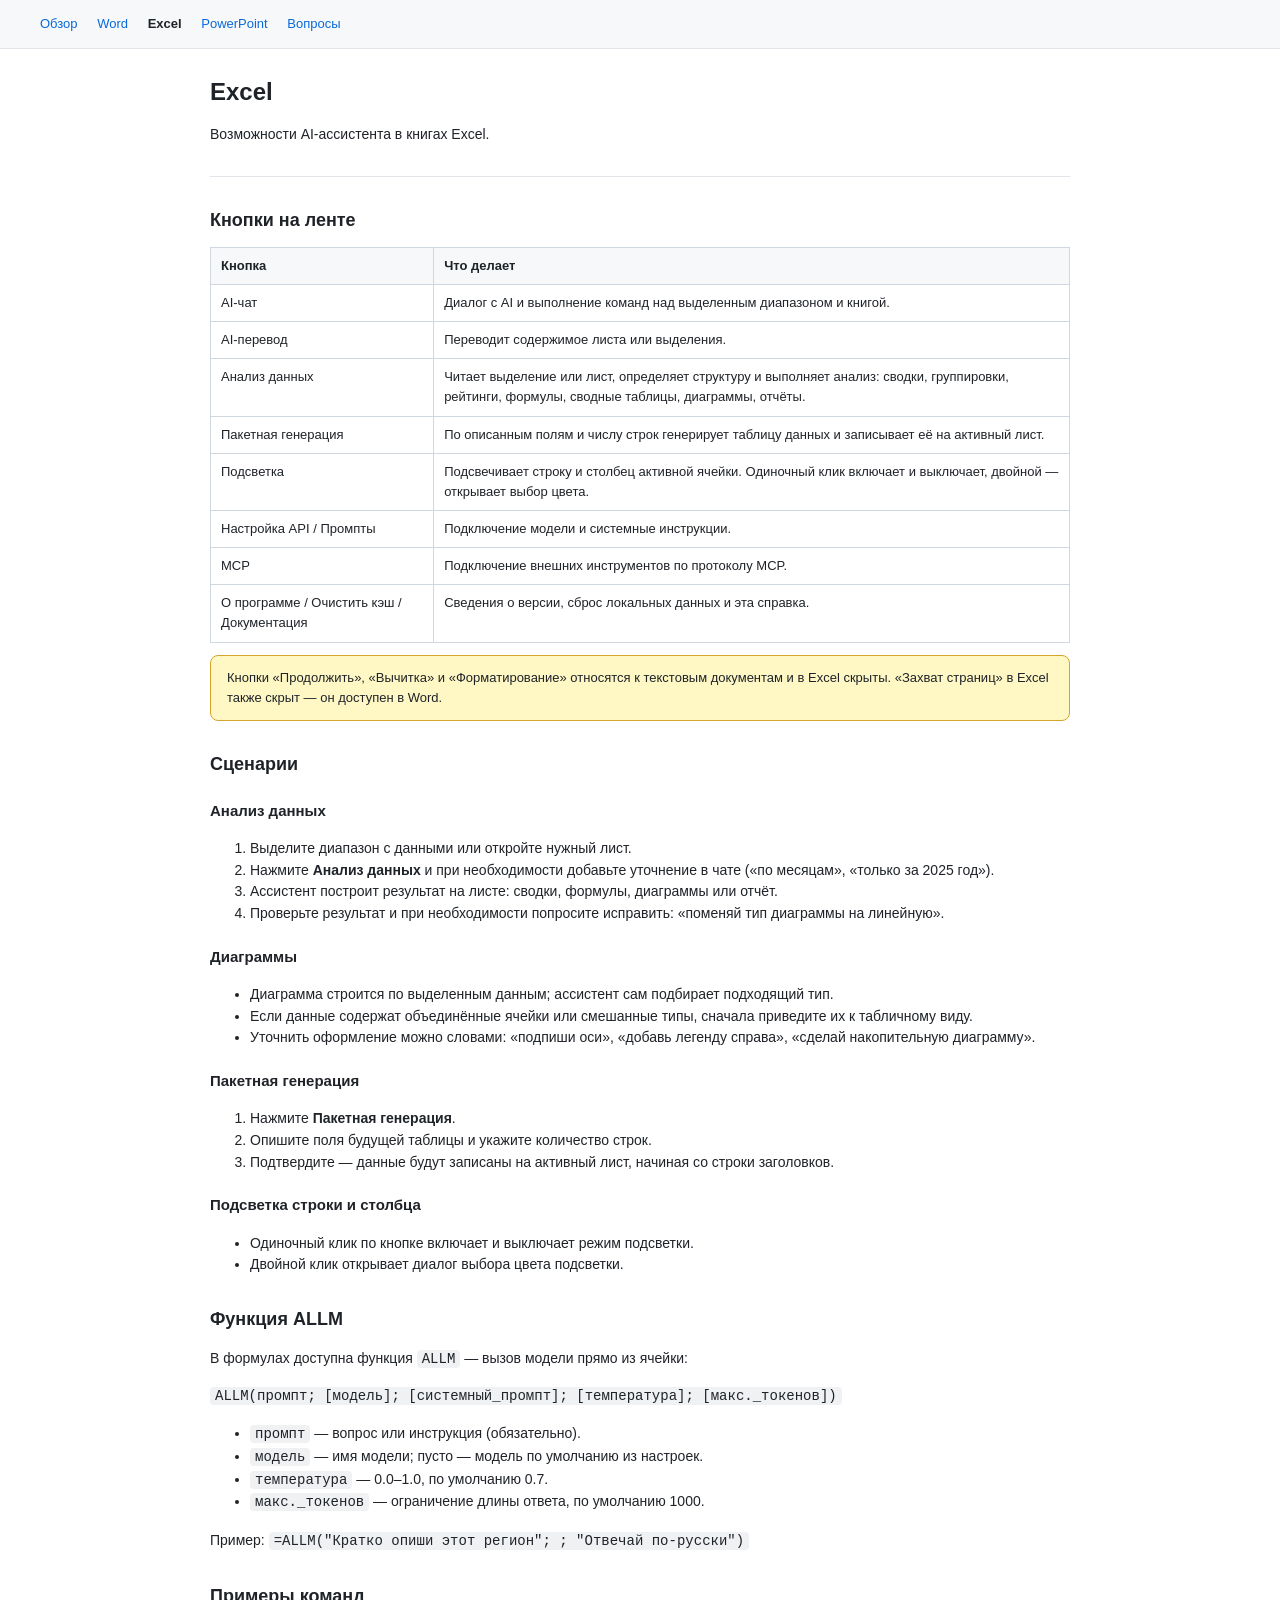
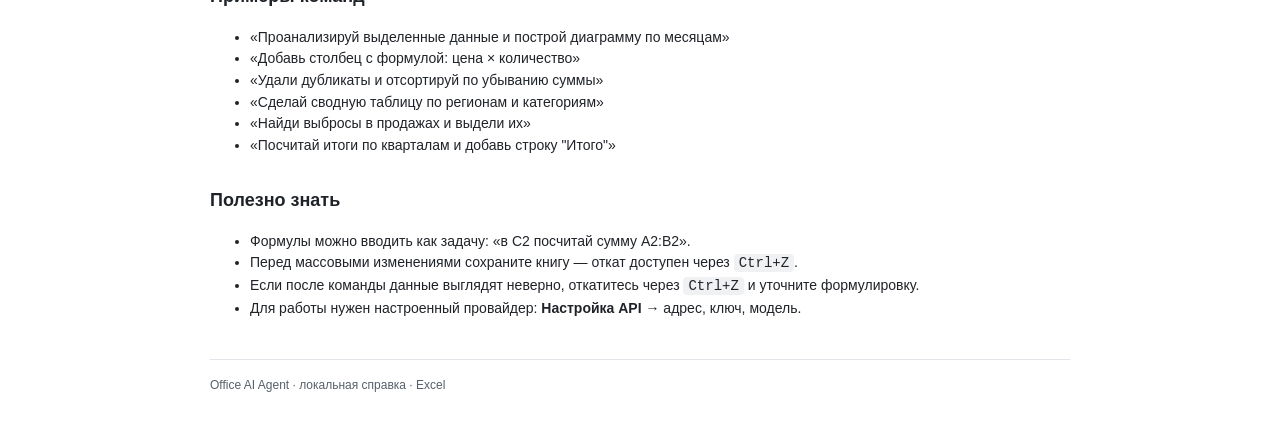
<file: ShareRibbon/Resources/help/ru/excel.html>
<!DOCTYPE html>
<html lang="ru">
<head>
<meta charset="utf-8">
<meta name="viewport" content="width=device-width, initial-scale=1">
<title>Excel — справка Office AI Agent</title>
<style>
  :root { color-scheme: light dark; }
  body { font-family: "Segoe UI", Arial, sans-serif; margin: 0; padding: 0 0 40px; line-height: 1.55; color: #1f2328; background: #ffffff; }
  .wrap { max-width: 860px; margin: 0 auto; padding: 0 40px; }
  nav { border-bottom: 1px solid #e1e4e8; padding: 14px 40px; font-size: 13px; background: #f6f8fa; }
  nav a { color: #0969da; text-decoration: none; margin-right: 16px; }
  nav a:hover { text-decoration: underline; }
  nav a.active { color: #1f2328; font-weight: 600; }
  header { border-bottom: 1px solid #e1e4e8; padding: 24px 0 16px; margin-bottom: 24px; }
  h1 { font-size: 24px; margin: 0 0 6px; }
  h2 { font-size: 18px; margin: 30px 0 10px; }
  h3 { font-size: 15px; margin: 20px 0 6px; }
  p, li, td, th { font-size: 14px; }
  table { border-collapse: collapse; width: 100%; margin: 12px 0; }
  th, td { border: 1px solid #d0d7de; padding: 8px 10px; font-size: 13px; text-align: left; vertical-align: top; }
  th { background: #f6f8fa; }
  .note { background: #fff8c5; border: 1px solid #d4a72c; border-radius: 8px; padding: 12px 16px; font-size: 13px; }
  code { background: #f0f1f3; padding: 1px 5px; border-radius: 4px; }
  footer { margin-top: 40px; padding-top: 16px; border-top: 1px solid #e1e4e8; font-size: 12px; color: #57606a; }
  @media (prefers-color-scheme: dark) {
    body { color: #e6edf3; background: #0d1117; }
    nav { background: #161b22; border-color: #30363d; }
    nav a.active { color: #e6edf3; }
    header, footer { border-color: #30363d; }
    th, td { border-color: #30363d; }
    th { background: #161b22; }
    .note { background: #3a2d00; border-color: #9e6a03; color: #f0e6c0; }
    code { background: #21262d; }
  }
</style>
</head>
<body>
<nav>
  <a href="index.html">Обзор</a>
  <a href="word.html">Word</a>
  <a class="active" href="excel.html">Excel</a>
  <a href="ppt.html">PowerPoint</a>
  <a href="faq.html">Вопросы</a>
</nav>
<div class="wrap">
<header>
  <h1>Excel</h1>
  <p>Возможности AI-ассистента в книгах Excel.</p>
</header>

<h2>Кнопки на ленте</h2>
<table>
  <tr><th>Кнопка</th><th>Что делает</th></tr>
  <tr><td>AI-чат</td><td>Диалог с AI и выполнение команд над выделенным диапазоном и книгой.</td></tr>
  <tr><td>AI-перевод</td><td>Переводит содержимое листа или выделения.</td></tr>
  <tr><td>Анализ данных</td><td>Читает выделение или лист, определяет структуру и выполняет анализ: сводки, группировки, рейтинги, формулы, сводные таблицы, диаграммы, отчёты.</td></tr>
  <tr><td>Пакетная генерация</td><td>По описанным полям и числу строк генерирует таблицу данных и записывает её на активный лист.</td></tr>
  <tr><td>Подсветка</td><td>Подсвечивает строку и столбец активной ячейки. Одиночный клик включает и выключает, двойной — открывает выбор цвета.</td></tr>
  <tr><td>Настройка API / Промпты</td><td>Подключение модели и системные инструкции.</td></tr>
  <tr><td>MCP</td><td>Подключение внешних инструментов по протоколу MCP.</td></tr>
  <tr><td>О программе / Очистить кэш / Документация</td><td>Сведения о версии, сброс локальных данных и эта справка.</td></tr>
</table>

<div class="note">
  Кнопки «Продолжить», «Вычитка» и «Форматирование» относятся к текстовым документам и в Excel скрыты.
  «Захват страниц» в Excel также скрыт — он доступен в Word.
</div>

<h2>Сценарии</h2>

<h3>Анализ данных</h3>
<ol>
  <li>Выделите диапазон с данными или откройте нужный лист.</li>
  <li>Нажмите <strong>Анализ данных</strong> и при необходимости добавьте уточнение в чате («по месяцам», «только за 2025 год»).</li>
  <li>Ассистент построит результат на листе: сводки, формулы, диаграммы или отчёт.</li>
  <li>Проверьте результат и при необходимости попросите исправить: «поменяй тип диаграммы на линейную».</li>
</ol>

<h3>Диаграммы</h3>
<ul>
  <li>Диаграмма строится по выделенным данным; ассистент сам подбирает подходящий тип.</li>
  <li>Если данные содержат объединённые ячейки или смешанные типы, сначала приведите их к табличному виду.</li>
  <li>Уточнить оформление можно словами: «подпиши оси», «добавь легенду справа», «сделай накопительную диаграмму».</li>
</ul>

<h3>Пакетная генерация</h3>
<ol>
  <li>Нажмите <strong>Пакетная генерация</strong>.</li>
  <li>Опишите поля будущей таблицы и укажите количество строк.</li>
  <li>Подтвердите — данные будут записаны на активный лист, начиная со строки заголовков.</li>
</ol>

<h3>Подсветка строки и столбца</h3>
<ul>
  <li>Одиночный клик по кнопке включает и выключает режим подсветки.</li>
  <li>Двойной клик открывает диалог выбора цвета подсветки.</li>
</ul>

<h2>Функция ALLM</h2>
<p>В формулах доступна функция <code>ALLM</code> — вызов модели прямо из ячейки:</p>
<p><code>ALLM(промпт; [модель]; [системный_промпт]; [температура]; [макс._токенов])</code></p>
<ul>
  <li><code>промпт</code> — вопрос или инструкция (обязательно).</li>
  <li><code>модель</code> — имя модели; пусто — модель по умолчанию из настроек.</li>
  <li><code>температура</code> — 0.0–1.0, по умолчанию 0.7.</li>
  <li><code>макс._токенов</code> — ограничение длины ответа, по умолчанию 1000.</li>
</ul>
<p>Пример: <code>=ALLM("Кратко опиши этот регион"; ; "Отвечай по-русски")</code></p>

<h2>Примеры команд</h2>
<ul>
  <li>«Проанализируй выделенные данные и построй диаграмму по месяцам»</li>
  <li>«Добавь столбец с формулой: цена × количество»</li>
  <li>«Удали дубликаты и отсортируй по убыванию суммы»</li>
  <li>«Сделай сводную таблицу по регионам и категориям»</li>
  <li>«Найди выбросы в продажах и выдели их»</li>
  <li>«Посчитай итоги по кварталам и добавь строку "Итого"»</li>
</ul>

<h2>Полезно знать</h2>
<ul>
  <li>Формулы можно вводить как задачу: «в C2 посчитай сумму A2:B2».</li>
  <li>Перед массовыми изменениями сохраните книгу — откат доступен через <code>Ctrl+Z</code>.</li>
  <li>Если после команды данные выглядят неверно, откатитесь через <code>Ctrl+Z</code> и уточните формулировку.</li>
  <li>Для работы нужен настроенный провайдер: <strong>Настройка API</strong> → адрес, ключ, модель.</li>
</ul>

<footer>Office AI Agent · локальная справка · Excel</footer>
</div>
</body>
</html>
</file>
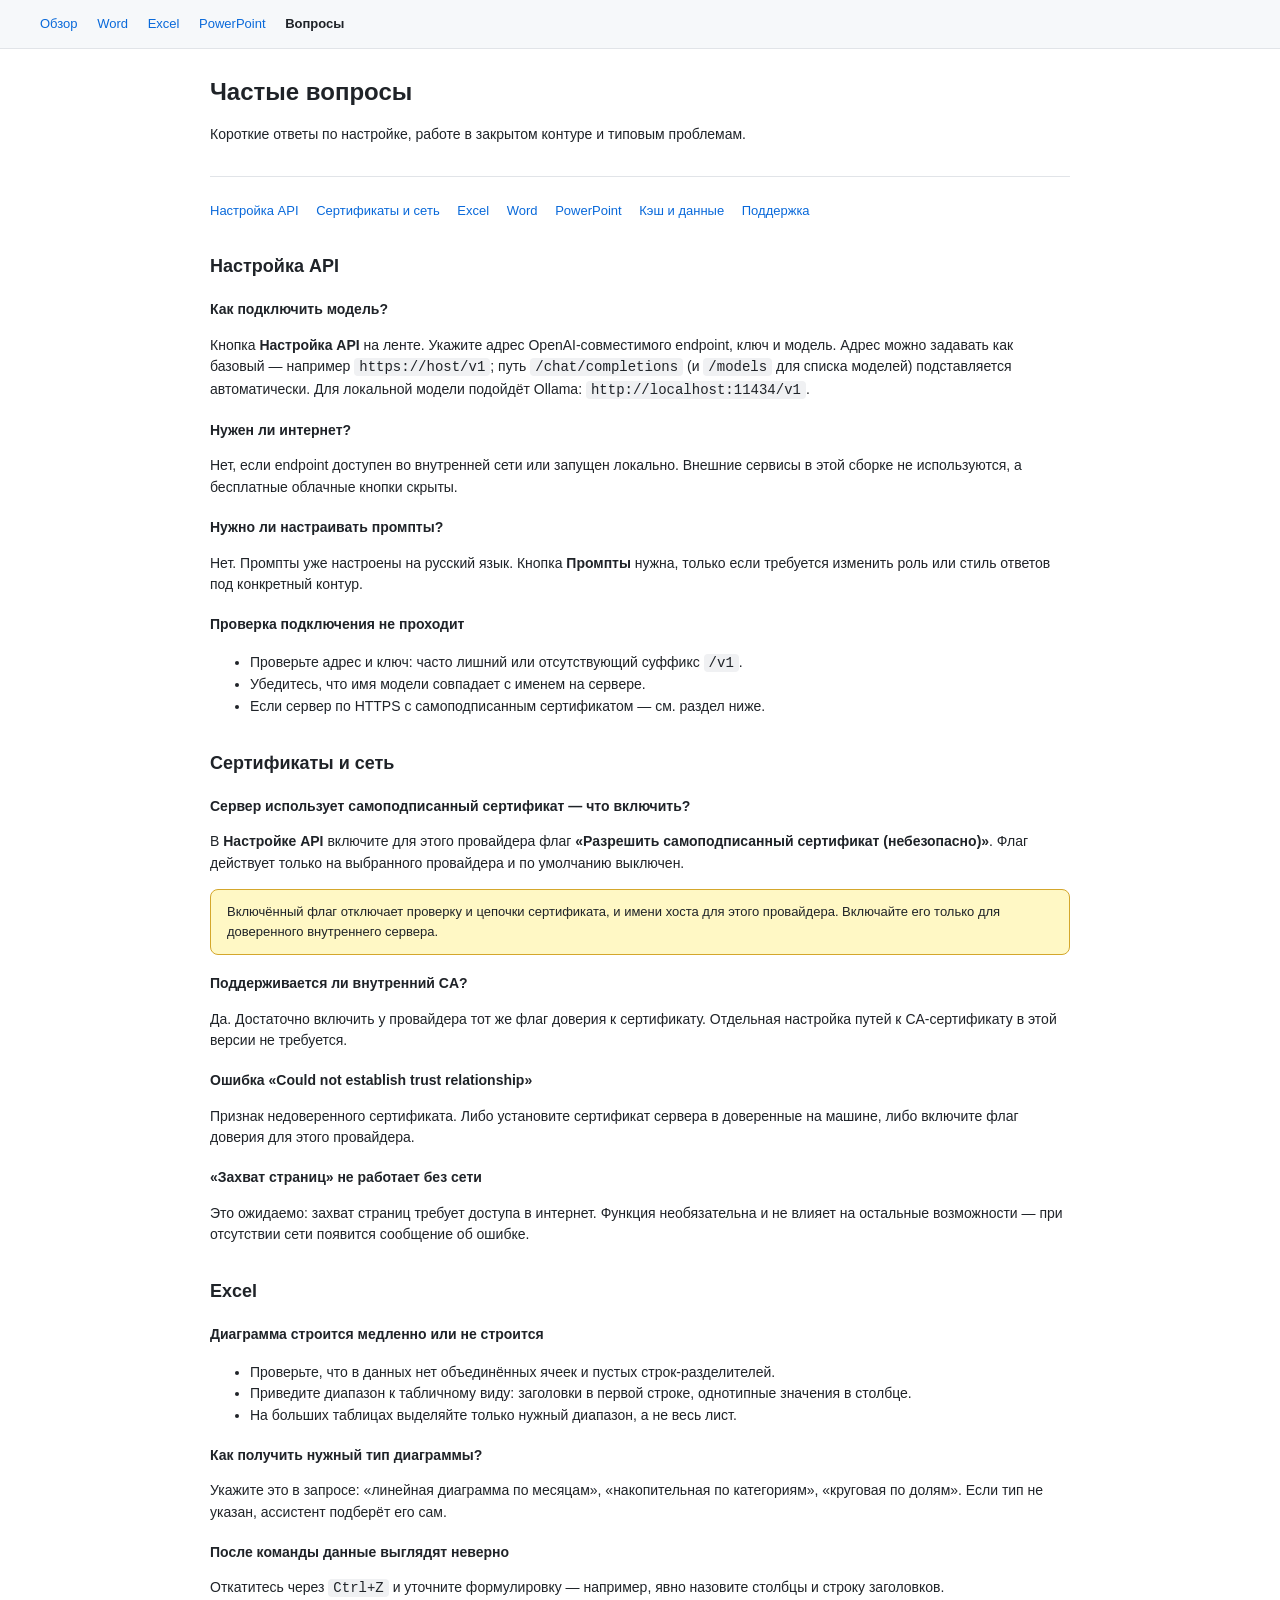
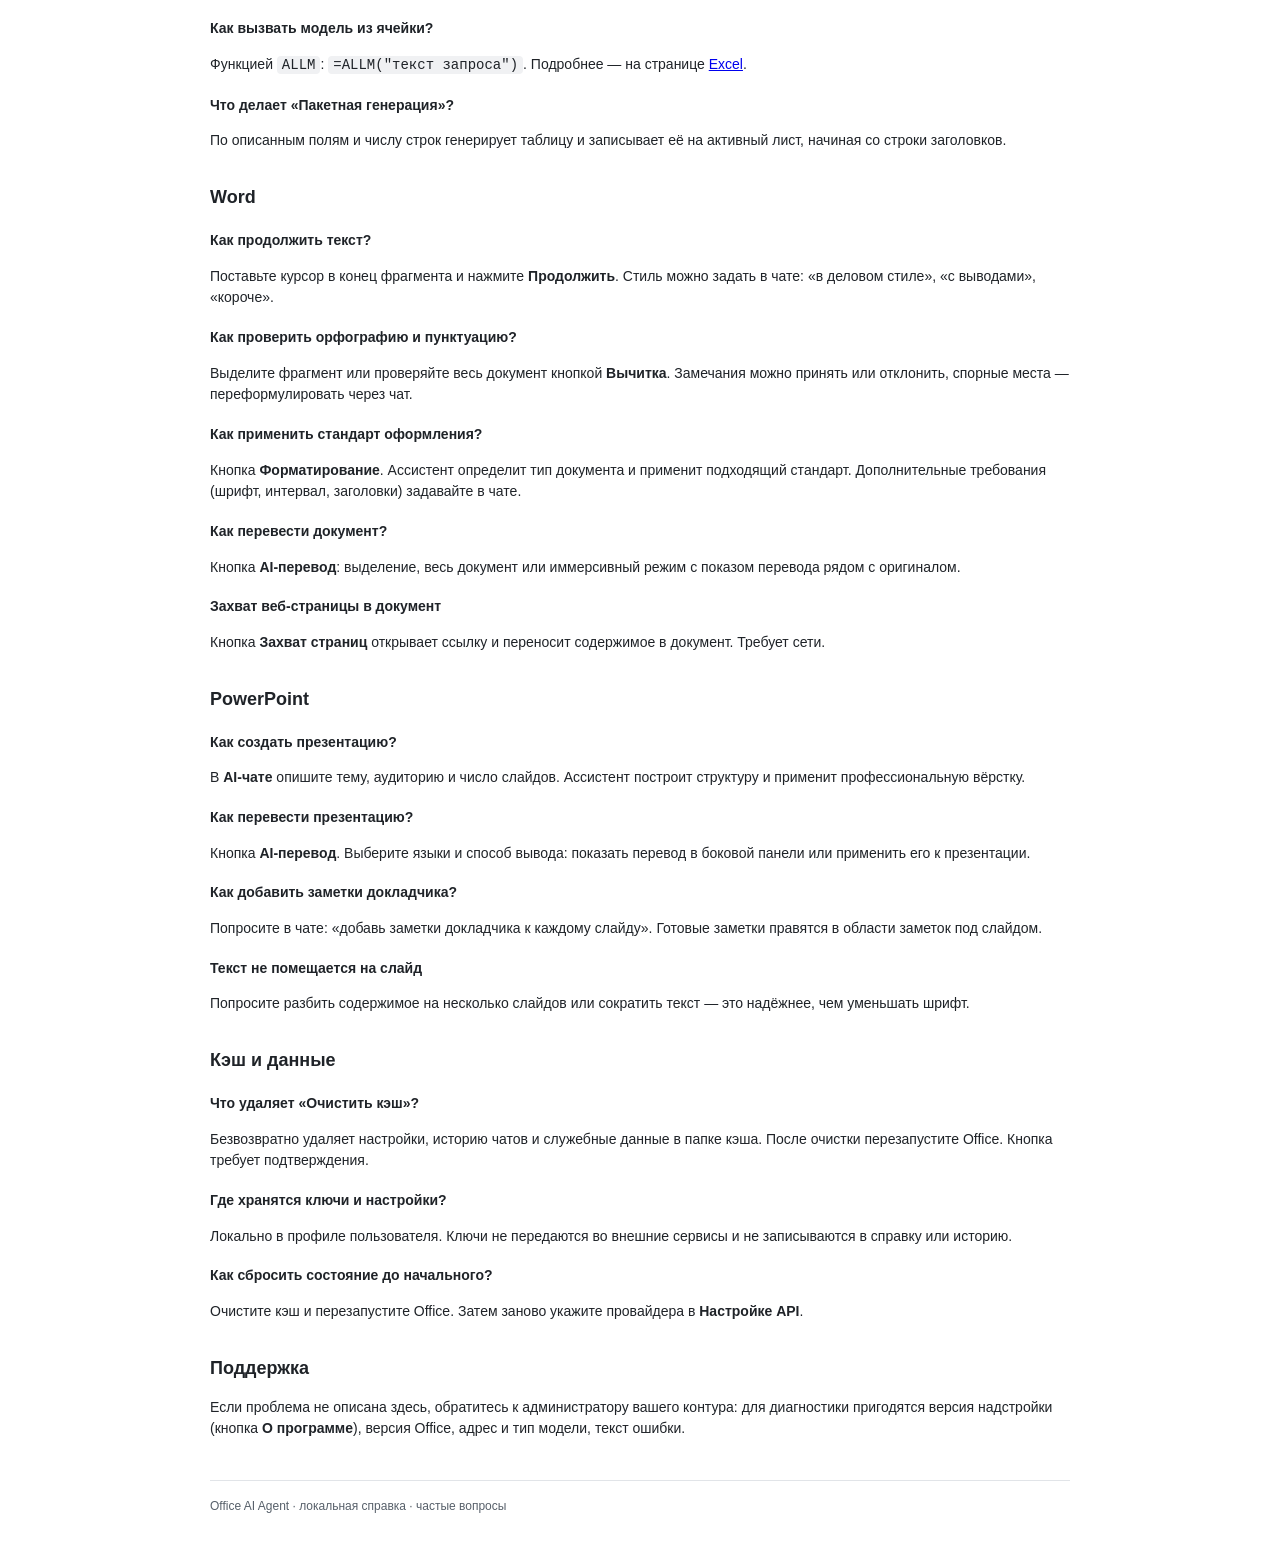
<file: ShareRibbon/Resources/help/ru/faq.html>
<!DOCTYPE html>
<html lang="ru">
<head>
<meta charset="utf-8">
<meta name="viewport" content="width=device-width, initial-scale=1">
<title>Частые вопросы — справка Office AI Agent</title>
<style>
  :root { color-scheme: light dark; }
  body { font-family: "Segoe UI", Arial, sans-serif; margin: 0; padding: 0 0 40px; line-height: 1.55; color: #1f2328; background: #ffffff; }
  .wrap { max-width: 860px; margin: 0 auto; padding: 0 40px; }
  nav { border-bottom: 1px solid #e1e4e8; padding: 14px 40px; font-size: 13px; background: #f6f8fa; }
  nav a { color: #0969da; text-decoration: none; margin-right: 16px; }
  nav a:hover { text-decoration: underline; }
  nav a.active { color: #1f2328; font-weight: 600; }
  header { border-bottom: 1px solid #e1e4e8; padding: 24px 0 16px; margin-bottom: 24px; }
  h1 { font-size: 24px; margin: 0 0 6px; }
  h2 { font-size: 18px; margin: 32px 0 10px; }
  h3 { font-size: 14px; margin: 18px 0 4px; }
  p, li, td, th { font-size: 14px; }
  .toc { font-size: 13px; margin: 0 0 8px; }
  .toc a { color: #0969da; text-decoration: none; margin-right: 14px; }
  table { border-collapse: collapse; width: 100%; margin: 12px 0; }
  th, td { border: 1px solid #d0d7de; padding: 8px 10px; font-size: 13px; text-align: left; vertical-align: top; }
  th { background: #f6f8fa; }
  .note { background: #fff8c5; border: 1px solid #d4a72c; border-radius: 8px; padding: 12px 16px; font-size: 13px; }
  code { background: #f0f1f3; padding: 1px 5px; border-radius: 4px; }
  footer { margin-top: 40px; padding-top: 16px; border-top: 1px solid #e1e4e8; font-size: 12px; color: #57606a; }
  @media (prefers-color-scheme: dark) {
    body { color: #e6edf3; background: #0d1117; }
    nav { background: #161b22; border-color: #30363d; }
    nav a.active { color: #e6edf3; }
    header, footer { border-color: #30363d; }
    th, td { border-color: #30363d; }
    th { background: #161b22; }
    .note { background: #3a2d00; border-color: #9e6a03; color: #f0e6c0; }
    code { background: #21262d; }
  }
</style>
</head>
<body>
<nav>
  <a href="index.html">Обзор</a>
  <a href="word.html">Word</a>
  <a href="excel.html">Excel</a>
  <a href="ppt.html">PowerPoint</a>
  <a class="active" href="faq.html">Вопросы</a>
</nav>
<div class="wrap">
<header>
  <h1>Частые вопросы</h1>
  <p>Короткие ответы по настройке, работе в закрытом контуре и типовым проблемам.</p>
</header>

<p class="toc">
  <a href="#api">Настройка API</a>
  <a href="#tls">Сертификаты и сеть</a>
  <a href="#excel">Excel</a>
  <a href="#word">Word</a>
  <a href="#ppt">PowerPoint</a>
  <a href="#cache">Кэш и данные</a>
  <a href="#support">Поддержка</a>
</p>

<h2 id="api">Настройка API</h2>

<h3>Как подключить модель?</h3>
<p>Кнопка <strong>Настройка API</strong> на ленте. Укажите адрес OpenAI-совместимого endpoint, ключ и модель. Адрес можно задавать как базовый — например <code>https://host/v1</code>; путь <code>/chat/completions</code> (и <code>/models</code> для списка моделей) подставляется автоматически. Для локальной модели подойдёт Ollama: <code>http://localhost:11434/v1</code>.</p>

<h3>Нужен ли интернет?</h3>
<p>Нет, если endpoint доступен во внутренней сети или запущен локально. Внешние сервисы в этой сборке не используются, а бесплатные облачные кнопки скрыты.</p>

<h3>Нужно ли настраивать промпты?</h3>
<p>Нет. Промпты уже настроены на русский язык. Кнопка <strong>Промпты</strong> нужна, только если требуется изменить роль или стиль ответов под конкретный контур.</p>

<h3>Проверка подключения не проходит</h3>
<ul>
  <li>Проверьте адрес и ключ: часто лишний или отсутствующий суффикс <code>/v1</code>.</li>
  <li>Убедитесь, что имя модели совпадает с именем на сервере.</li>
  <li>Если сервер по HTTPS с самоподписанным сертификатом — см. раздел ниже.</li>
</ul>

<h2 id="tls">Сертификаты и сеть</h2>

<h3>Сервер использует самоподписанный сертификат — что включить?</h3>
<p>В <strong>Настройке API</strong> включите для этого провайдера флаг <strong>«Разрешить самоподписанный сертификат (небезопасно)»</strong>. Флаг действует только на выбранного провайдера и по умолчанию выключен.</p>

<div class="note">
  Включённый флаг отключает проверку и цепочки сертификата, и имени хоста для этого провайдера.
  Включайте его только для доверенного внутреннего сервера.
</div>

<h3>Поддерживается ли внутренний CA?</h3>
<p>Да. Достаточно включить у провайдера тот же флаг доверия к сертификату. Отдельная настройка путей к CA-сертификату в этой версии не требуется.</p>

<h3>Ошибка «Could not establish trust relationship»</h3>
<p>Признак недоверенного сертификата. Либо установите сертификат сервера в доверенные на машине, либо включите флаг доверия для этого провайдера.</p>

<h3>«Захват страниц» не работает без сети</h3>
<p>Это ожидаемо: захват страниц требует доступа в интернет. Функция необязательна и не влияет на остальные возможности — при отсутствии сети появится сообщение об ошибке.</p>

<h2 id="excel">Excel</h2>

<h3>Диаграмма строится медленно или не строится</h3>
<ul>
  <li>Проверьте, что в данных нет объединённых ячеек и пустых строк-разделителей.</li>
  <li>Приведите диапазон к табличному виду: заголовки в первой строке, однотипные значения в столбце.</li>
  <li>На больших таблицах выделяйте только нужный диапазон, а не весь лист.</li>
</ul>

<h3>Как получить нужный тип диаграммы?</h3>
<p>Укажите это в запросе: «линейная диаграмма по месяцам», «накопительная по категориям», «круговая по долям». Если тип не указан, ассистент подберёт его сам.</p>

<h3>После команды данные выглядят неверно</h3>
<p>Откатитесь через <code>Ctrl+Z</code> и уточните формулировку — например, явно назовите столбцы и строку заголовков.</p>

<h3>Как вызвать модель из ячейки?</h3>
<p>Функцией <code>ALLM</code>: <code>=ALLM("текст запроса")</code>. Подробнее — на странице <a href="excel.html">Excel</a>.</p>

<h3>Что делает «Пакетная генерация»?</h3>
<p>По описанным полям и числу строк генерирует таблицу и записывает её на активный лист, начиная со строки заголовков.</p>

<h2 id="word">Word</h2>

<h3>Как продолжить текст?</h3>
<p>Поставьте курсор в конец фрагмента и нажмите <strong>Продолжить</strong>. Стиль можно задать в чате: «в деловом стиле», «с выводами», «короче».</p>

<h3>Как проверить орфографию и пунктуацию?</h3>
<p>Выделите фрагмент или проверяйте весь документ кнопкой <strong>Вычитка</strong>. Замечания можно принять или отклонить, спорные места — переформулировать через чат.</p>

<h3>Как применить стандарт оформления?</h3>
<p>Кнопка <strong>Форматирование</strong>. Ассистент определит тип документа и применит подходящий стандарт. Дополнительные требования (шрифт, интервал, заголовки) задавайте в чате.</p>

<h3>Как перевести документ?</h3>
<p>Кнопка <strong>AI-перевод</strong>: выделение, весь документ или иммерсивный режим с показом перевода рядом с оригиналом.</p>

<h3>Захват веб-страницы в документ</h3>
<p>Кнопка <strong>Захват страниц</strong> открывает ссылку и переносит содержимое в документ. Требует сети.</p>

<h2 id="ppt">PowerPoint</h2>

<h3>Как создать презентацию?</h3>
<p>В <strong>AI-чате</strong> опишите тему, аудиторию и число слайдов. Ассистент построит структуру и применит профессиональную вёрстку.</p>

<h3>Как перевести презентацию?</h3>
<p>Кнопка <strong>AI-перевод</strong>. Выберите языки и способ вывода: показать перевод в боковой панели или применить его к презентации.</p>

<h3>Как добавить заметки докладчика?</h3>
<p>Попросите в чате: «добавь заметки докладчика к каждому слайду». Готовые заметки правятся в области заметок под слайдом.</p>

<h3>Текст не помещается на слайд</h3>
<p>Попросите разбить содержимое на несколько слайдов или сократить текст — это надёжнее, чем уменьшать шрифт.</p>

<h2 id="cache">Кэш и данные</h2>

<h3>Что удаляет «Очистить кэш»?</h3>
<p>Безвозвратно удаляет настройки, историю чатов и служебные данные в папке кэша. После очистки перезапустите Office. Кнопка требует подтверждения.</p>

<h3>Где хранятся ключи и настройки?</h3>
<p>Локально в профиле пользователя. Ключи не передаются во внешние сервисы и не записываются в справку или историю.</p>

<h3>Как сбросить состояние до начального?</h3>
<p>Очистите кэш и перезапустите Office. Затем заново укажите провайдера в <strong>Настройке API</strong>.</p>

<h2 id="support">Поддержка</h2>
<p>Если проблема не описана здесь, обратитесь к администратору вашего контура: для диагностики пригодятся версия надстройки (кнопка <strong>О программе</strong>), версия Office, адрес и тип модели, текст ошибки.</p>

<footer>Office AI Agent · локальная справка · частые вопросы</footer>
</div>
</body>
</html>
</file>
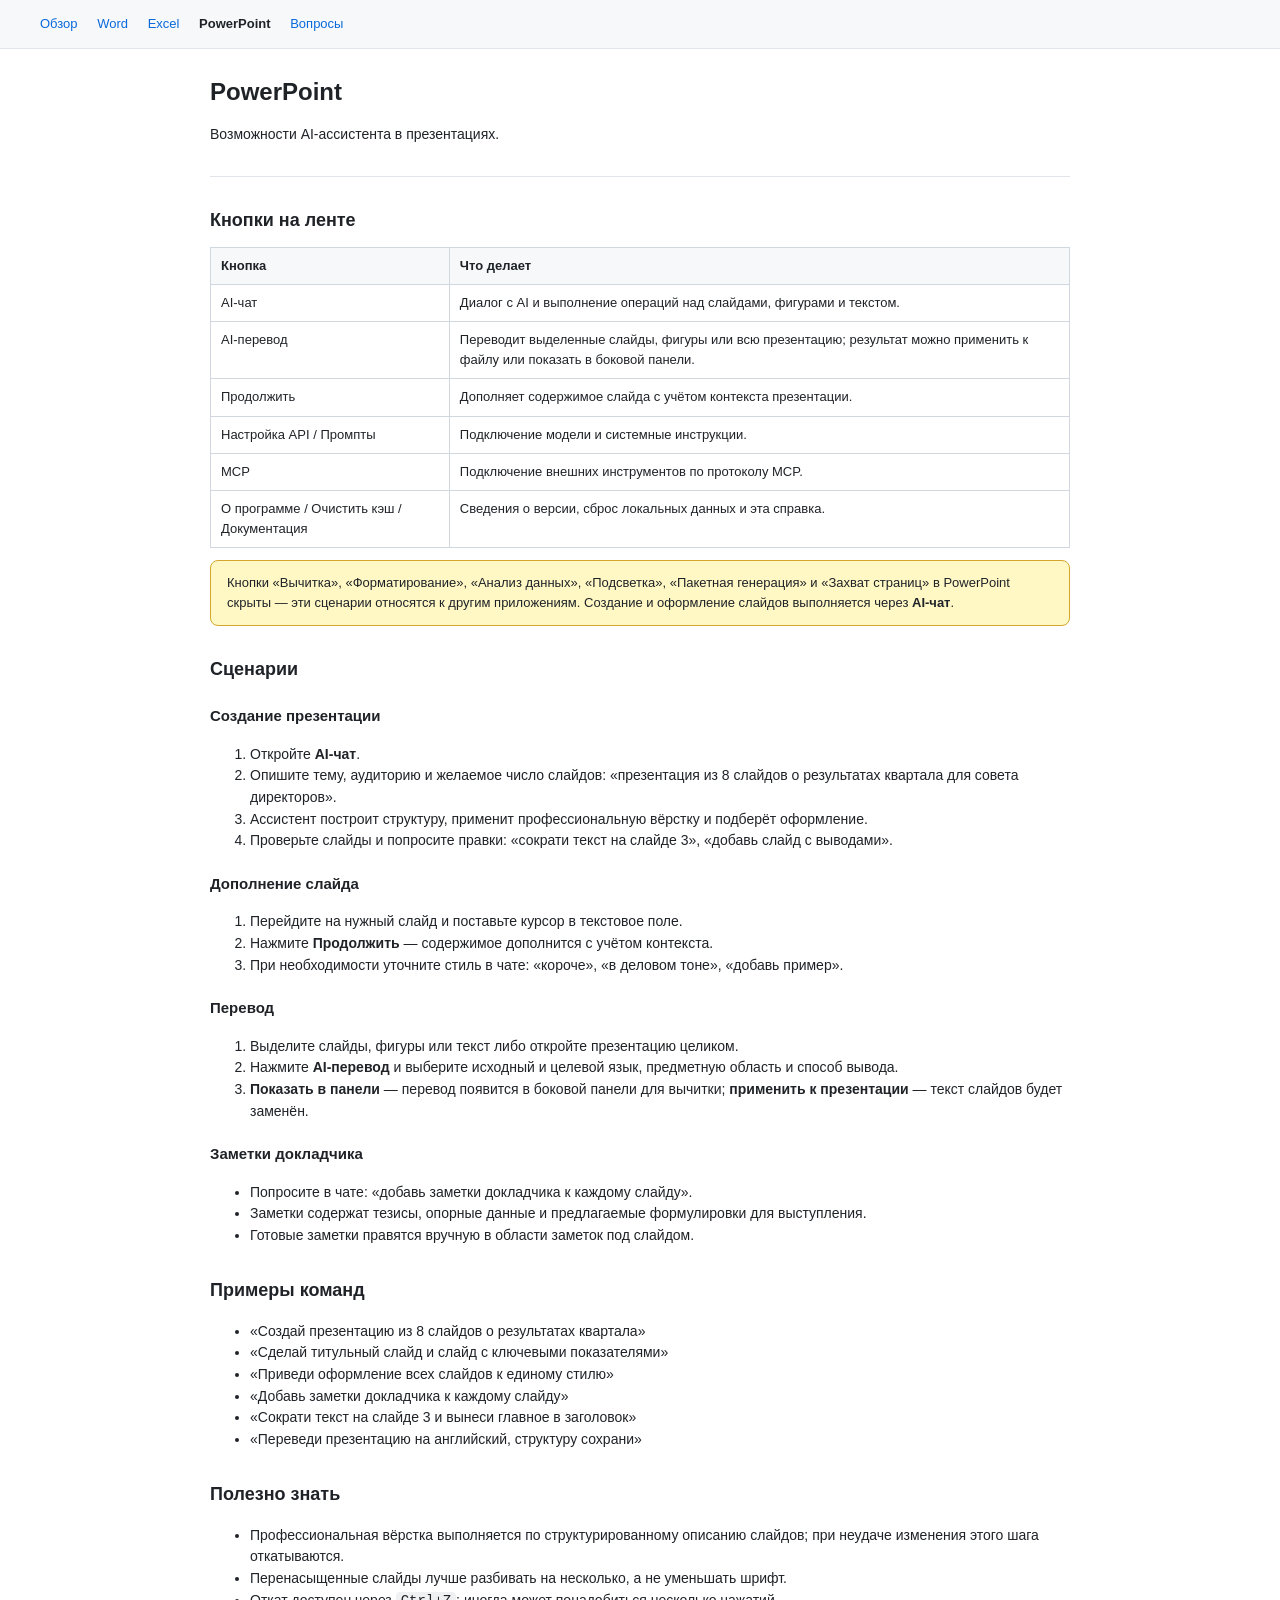
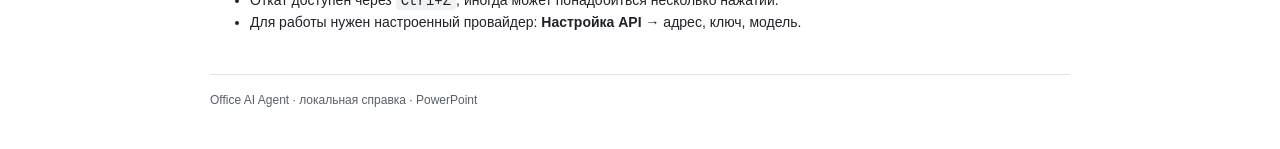
<file: ShareRibbon/Resources/help/ru/ppt.html>
<!DOCTYPE html>
<html lang="ru">
<head>
<meta charset="utf-8">
<meta name="viewport" content="width=device-width, initial-scale=1">
<title>PowerPoint — справка Office AI Agent</title>
<style>
  :root { color-scheme: light dark; }
  body { font-family: "Segoe UI", Arial, sans-serif; margin: 0; padding: 0 0 40px; line-height: 1.55; color: #1f2328; background: #ffffff; }
  .wrap { max-width: 860px; margin: 0 auto; padding: 0 40px; }
  nav { border-bottom: 1px solid #e1e4e8; padding: 14px 40px; font-size: 13px; background: #f6f8fa; }
  nav a { color: #0969da; text-decoration: none; margin-right: 16px; }
  nav a:hover { text-decoration: underline; }
  nav a.active { color: #1f2328; font-weight: 600; }
  header { border-bottom: 1px solid #e1e4e8; padding: 24px 0 16px; margin-bottom: 24px; }
  h1 { font-size: 24px; margin: 0 0 6px; }
  h2 { font-size: 18px; margin: 30px 0 10px; }
  h3 { font-size: 15px; margin: 20px 0 6px; }
  p, li, td, th { font-size: 14px; }
  table { border-collapse: collapse; width: 100%; margin: 12px 0; }
  th, td { border: 1px solid #d0d7de; padding: 8px 10px; font-size: 13px; text-align: left; vertical-align: top; }
  th { background: #f6f8fa; }
  .note { background: #fff8c5; border: 1px solid #d4a72c; border-radius: 8px; padding: 12px 16px; font-size: 13px; }
  code { background: #f0f1f3; padding: 1px 5px; border-radius: 4px; }
  footer { margin-top: 40px; padding-top: 16px; border-top: 1px solid #e1e4e8; font-size: 12px; color: #57606a; }
  @media (prefers-color-scheme: dark) {
    body { color: #e6edf3; background: #0d1117; }
    nav { background: #161b22; border-color: #30363d; }
    nav a.active { color: #e6edf3; }
    header, footer { border-color: #30363d; }
    th, td { border-color: #30363d; }
    th { background: #161b22; }
    .note { background: #3a2d00; border-color: #9e6a03; color: #f0e6c0; }
    code { background: #21262d; }
  }
</style>
</head>
<body>
<nav>
  <a href="index.html">Обзор</a>
  <a href="word.html">Word</a>
  <a href="excel.html">Excel</a>
  <a class="active" href="ppt.html">PowerPoint</a>
  <a href="faq.html">Вопросы</a>
</nav>
<div class="wrap">
<header>
  <h1>PowerPoint</h1>
  <p>Возможности AI-ассистента в презентациях.</p>
</header>

<h2>Кнопки на ленте</h2>
<table>
  <tr><th>Кнопка</th><th>Что делает</th></tr>
  <tr><td>AI-чат</td><td>Диалог с AI и выполнение операций над слайдами, фигурами и текстом.</td></tr>
  <tr><td>AI-перевод</td><td>Переводит выделенные слайды, фигуры или всю презентацию; результат можно применить к файлу или показать в боковой панели.</td></tr>
  <tr><td>Продолжить</td><td>Дополняет содержимое слайда с учётом контекста презентации.</td></tr>
  <tr><td>Настройка API / Промпты</td><td>Подключение модели и системные инструкции.</td></tr>
  <tr><td>MCP</td><td>Подключение внешних инструментов по протоколу MCP.</td></tr>
  <tr><td>О программе / Очистить кэш / Документация</td><td>Сведения о версии, сброс локальных данных и эта справка.</td></tr>
</table>

<div class="note">
  Кнопки «Вычитка», «Форматирование», «Анализ данных», «Подсветка», «Пакетная генерация» и «Захват страниц»
  в PowerPoint скрыты — эти сценарии относятся к другим приложениям. Создание и оформление слайдов
  выполняется через <strong>AI-чат</strong>.
</div>

<h2>Сценарии</h2>

<h3>Создание презентации</h3>
<ol>
  <li>Откройте <strong>AI-чат</strong>.</li>
  <li>Опишите тему, аудиторию и желаемое число слайдов: «презентация из 8 слайдов о результатах квартала для совета директоров».</li>
  <li>Ассистент построит структуру, применит профессиональную вёрстку и подберёт оформление.</li>
  <li>Проверьте слайды и попросите правки: «сократи текст на слайде 3», «добавь слайд с выводами».</li>
</ol>

<h3>Дополнение слайда</h3>
<ol>
  <li>Перейдите на нужный слайд и поставьте курсор в текстовое поле.</li>
  <li>Нажмите <strong>Продолжить</strong> — содержимое дополнится с учётом контекста.</li>
  <li>При необходимости уточните стиль в чате: «короче», «в деловом тоне», «добавь пример».</li>
</ol>

<h3>Перевод</h3>
<ol>
  <li>Выделите слайды, фигуры или текст либо откройте презентацию целиком.</li>
  <li>Нажмите <strong>AI-перевод</strong> и выберите исходный и целевой язык, предметную область и способ вывода.</li>
  <li><strong>Показать в панели</strong> — перевод появится в боковой панели для вычитки; <strong>применить к презентации</strong> — текст слайдов будет заменён.</li>
</ol>

<h3>Заметки докладчика</h3>
<ul>
  <li>Попросите в чате: «добавь заметки докладчика к каждому слайду».</li>
  <li>Заметки содержат тезисы, опорные данные и предлагаемые формулировки для выступления.</li>
  <li>Готовые заметки правятся вручную в области заметок под слайдом.</li>
</ul>

<h2>Примеры команд</h2>
<ul>
  <li>«Создай презентацию из 8 слайдов о результатах квартала»</li>
  <li>«Сделай титульный слайд и слайд с ключевыми показателями»</li>
  <li>«Приведи оформление всех слайдов к единому стилю»</li>
  <li>«Добавь заметки докладчика к каждому слайду»</li>
  <li>«Сократи текст на слайде 3 и вынеси главное в заголовок»</li>
  <li>«Переведи презентацию на английский, структуру сохрани»</li>
</ul>

<h2>Полезно знать</h2>
<ul>
  <li>Профессиональная вёрстка выполняется по структурированному описанию слайдов; при неудаче изменения этого шага откатываются.</li>
  <li>Перенасыщенные слайды лучше разбивать на несколько, а не уменьшать шрифт.</li>
  <li>Откат доступен через <code>Ctrl+Z</code>; иногда может понадобиться несколько нажатий.</li>
  <li>Для работы нужен настроенный провайдер: <strong>Настройка API</strong> → адрес, ключ, модель.</li>
</ul>

<footer>Office AI Agent · локальная справка · PowerPoint</footer>
</div>
</body>
</html>
</file>
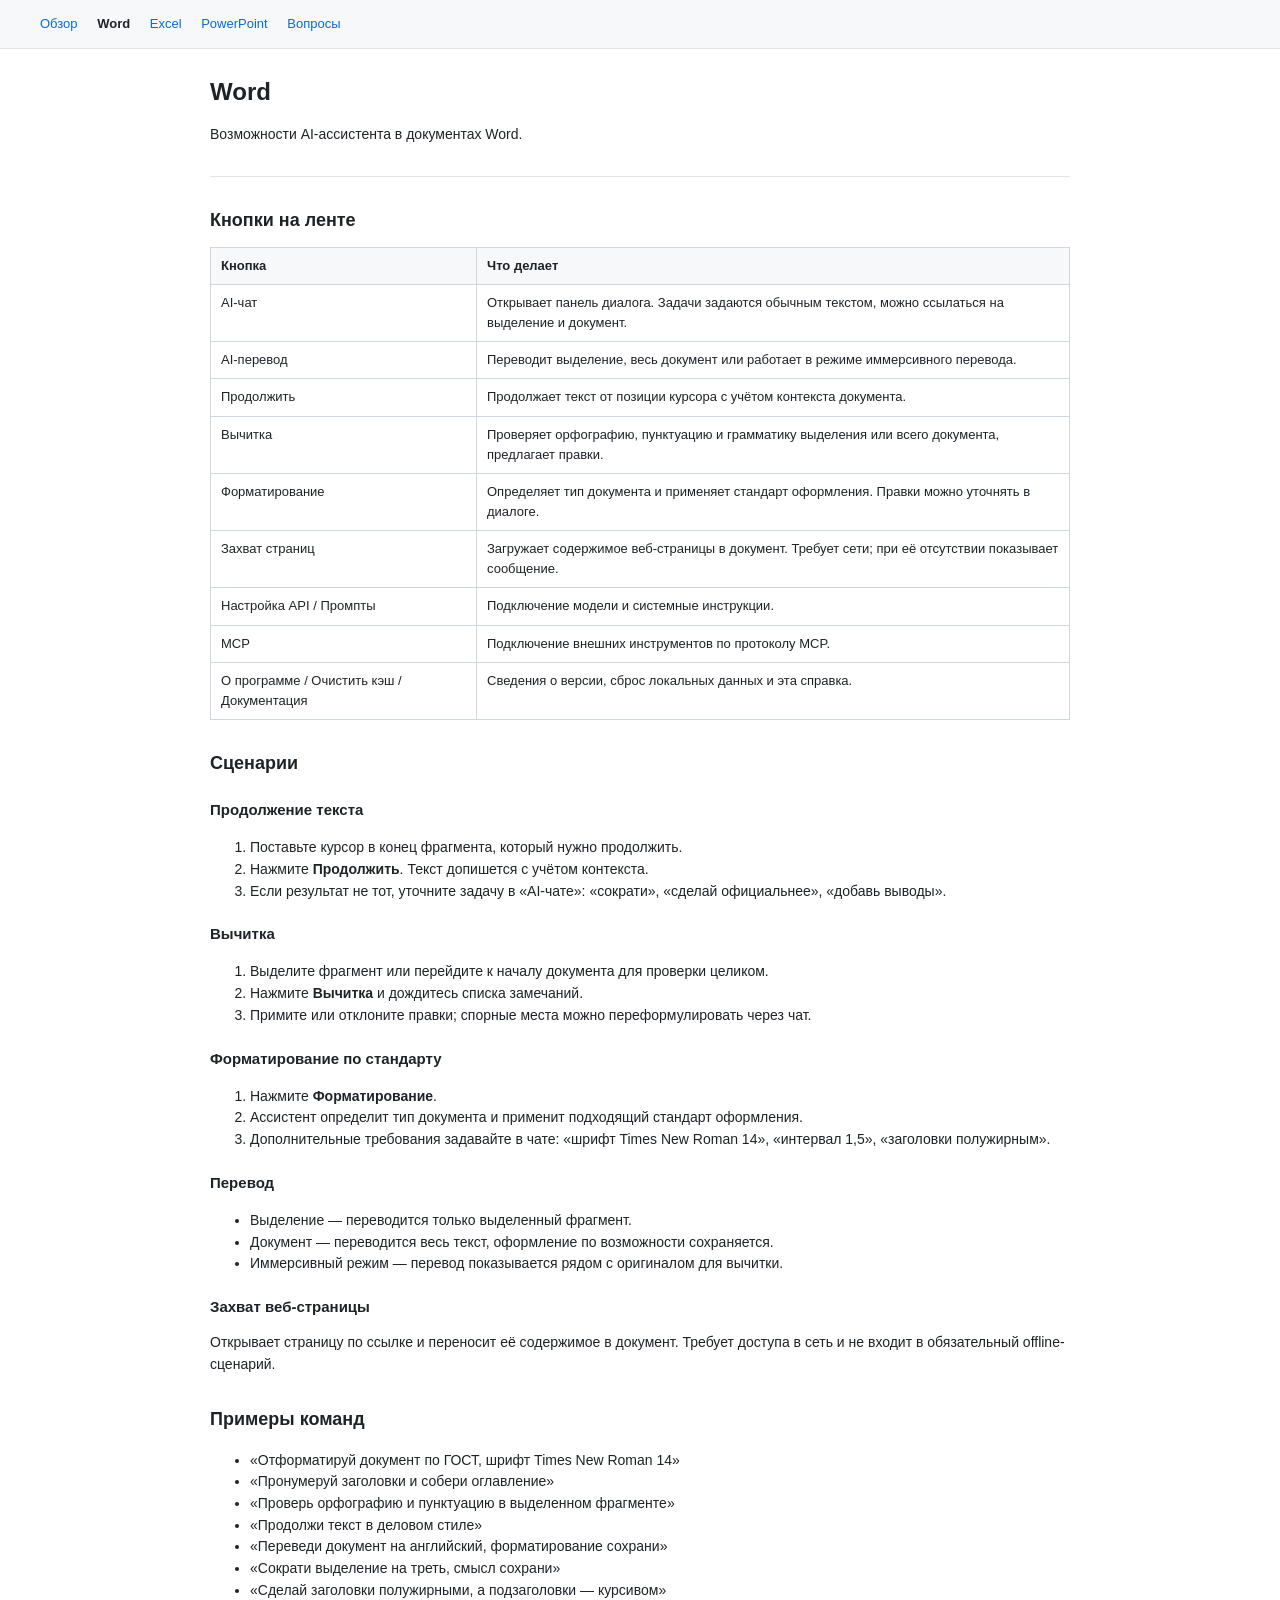
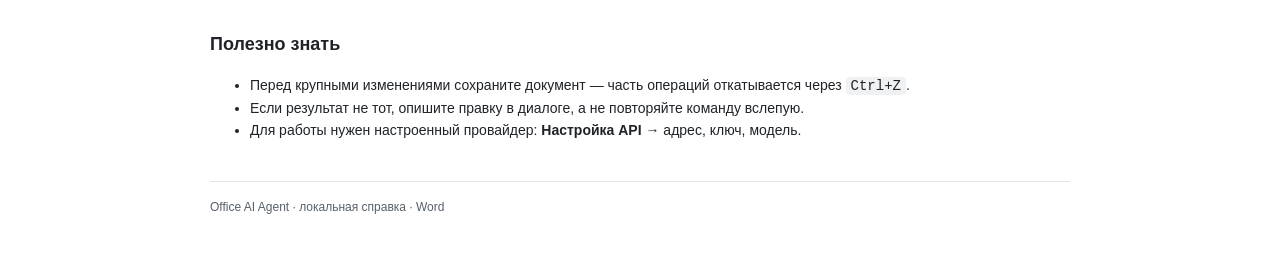
<file: ShareRibbon/Resources/help/ru/word.html>
<!DOCTYPE html>
<html lang="ru">
<head>
<meta charset="utf-8">
<meta name="viewport" content="width=device-width, initial-scale=1">
<title>Word — справка Office AI Agent</title>
<style>
  :root { color-scheme: light dark; }
  body { font-family: "Segoe UI", Arial, sans-serif; margin: 0; padding: 0 0 40px; line-height: 1.55; color: #1f2328; background: #ffffff; }
  .wrap { max-width: 860px; margin: 0 auto; padding: 0 40px; }
  nav { border-bottom: 1px solid #e1e4e8; padding: 14px 40px; font-size: 13px; background: #f6f8fa; }
  nav a { color: #0969da; text-decoration: none; margin-right: 16px; }
  nav a:hover { text-decoration: underline; }
  nav a.active { color: #1f2328; font-weight: 600; }
  header { border-bottom: 1px solid #e1e4e8; padding: 24px 0 16px; margin-bottom: 24px; }
  h1 { font-size: 24px; margin: 0 0 6px; }
  h2 { font-size: 18px; margin: 30px 0 10px; }
  h3 { font-size: 15px; margin: 20px 0 6px; }
  p, li, td, th { font-size: 14px; }
  table { border-collapse: collapse; width: 100%; margin: 12px 0; }
  th, td { border: 1px solid #d0d7de; padding: 8px 10px; font-size: 13px; text-align: left; vertical-align: top; }
  th { background: #f6f8fa; }
  .note { background: #fff8c5; border: 1px solid #d4a72c; border-radius: 8px; padding: 12px 16px; font-size: 13px; }
  code { background: #f0f1f3; padding: 1px 5px; border-radius: 4px; }
  footer { margin-top: 40px; padding-top: 16px; border-top: 1px solid #e1e4e8; font-size: 12px; color: #57606a; }
  @media (prefers-color-scheme: dark) {
    body { color: #e6edf3; background: #0d1117; }
    nav { background: #161b22; border-color: #30363d; }
    nav a.active { color: #e6edf3; }
    header, footer { border-color: #30363d; }
    th, td { border-color: #30363d; }
    th { background: #161b22; }
    .note { background: #3a2d00; border-color: #9e6a03; color: #f0e6c0; }
    code { background: #21262d; }
  }
</style>
</head>
<body>
<nav>
  <a href="index.html">Обзор</a>
  <a class="active" href="word.html">Word</a>
  <a href="excel.html">Excel</a>
  <a href="ppt.html">PowerPoint</a>
  <a href="faq.html">Вопросы</a>
</nav>
<div class="wrap">
<header>
  <h1>Word</h1>
  <p>Возможности AI-ассистента в документах Word.</p>
</header>

<h2>Кнопки на ленте</h2>
<table>
  <tr><th>Кнопка</th><th>Что делает</th></tr>
  <tr><td>AI-чат</td><td>Открывает панель диалога. Задачи задаются обычным текстом, можно ссылаться на выделение и документ.</td></tr>
  <tr><td>AI-перевод</td><td>Переводит выделение, весь документ или работает в режиме иммерсивного перевода.</td></tr>
  <tr><td>Продолжить</td><td>Продолжает текст от позиции курсора с учётом контекста документа.</td></tr>
  <tr><td>Вычитка</td><td>Проверяет орфографию, пунктуацию и грамматику выделения или всего документа, предлагает правки.</td></tr>
  <tr><td>Форматирование</td><td>Определяет тип документа и применяет стандарт оформления. Правки можно уточнять в диалоге.</td></tr>
  <tr><td>Захват страниц</td><td>Загружает содержимое веб-страницы в документ. Требует сети; при её отсутствии показывает сообщение.</td></tr>
  <tr><td>Настройка API / Промпты</td><td>Подключение модели и системные инструкции.</td></tr>
  <tr><td>MCP</td><td>Подключение внешних инструментов по протоколу MCP.</td></tr>
  <tr><td>О программе / Очистить кэш / Документация</td><td>Сведения о версии, сброс локальных данных и эта справка.</td></tr>
</table>

<h2>Сценарии</h2>

<h3>Продолжение текста</h3>
<ol>
  <li>Поставьте курсор в конец фрагмента, который нужно продолжить.</li>
  <li>Нажмите <strong>Продолжить</strong>. Текст допишется с учётом контекста.</li>
  <li>Если результат не тот, уточните задачу в «AI-чате»: «сократи», «сделай официальнее», «добавь выводы».</li>
</ol>

<h3>Вычитка</h3>
<ol>
  <li>Выделите фрагмент или перейдите к началу документа для проверки целиком.</li>
  <li>Нажмите <strong>Вычитка</strong> и дождитесь списка замечаний.</li>
  <li>Примите или отклоните правки; спорные места можно переформулировать через чат.</li>
</ol>

<h3>Форматирование по стандарту</h3>
<ol>
  <li>Нажмите <strong>Форматирование</strong>.</li>
  <li>Ассистент определит тип документа и применит подходящий стандарт оформления.</li>
  <li>Дополнительные требования задавайте в чате: «шрифт Times New Roman 14», «интервал 1,5», «заголовки полужирным».</li>
</ol>

<h3>Перевод</h3>
<ul>
  <li>Выделение — переводится только выделенный фрагмент.</li>
  <li>Документ — переводится весь текст, оформление по возможности сохраняется.</li>
  <li>Иммерсивный режим — перевод показывается рядом с оригиналом для вычитки.</li>
</ul>

<h3>Захват веб-страницы</h3>
<p>Открывает страницу по ссылке и переносит её содержимое в документ. Требует доступа в сеть и не входит в обязательный offline-сценарий.</p>

<h2>Примеры команд</h2>
<ul>
  <li>«Отформатируй документ по ГОСТ, шрифт Times New Roman 14»</li>
  <li>«Пронумеруй заголовки и собери оглавление»</li>
  <li>«Проверь орфографию и пунктуацию в выделенном фрагменте»</li>
  <li>«Продолжи текст в деловом стиле»</li>
  <li>«Переведи документ на английский, форматирование сохрани»</li>
  <li>«Сократи выделение на треть, смысл сохрани»</li>
  <li>«Сделай заголовки полужирными, а подзаголовки — курсивом»</li>
</ul>

<h2>Полезно знать</h2>
<ul>
  <li>Перед крупными изменениями сохраните документ — часть операций откатывается через <code>Ctrl+Z</code>.</li>
  <li>Если результат не тот, опишите правку в диалоге, а не повторяйте команду вслепую.</li>
  <li>Для работы нужен настроенный провайдер: <strong>Настройка API</strong> → адрес, ключ, модель.</li>
</ul>

<footer>Office AI Agent · локальная справка · Word</footer>
</div>
</body>
</html>
</file>
